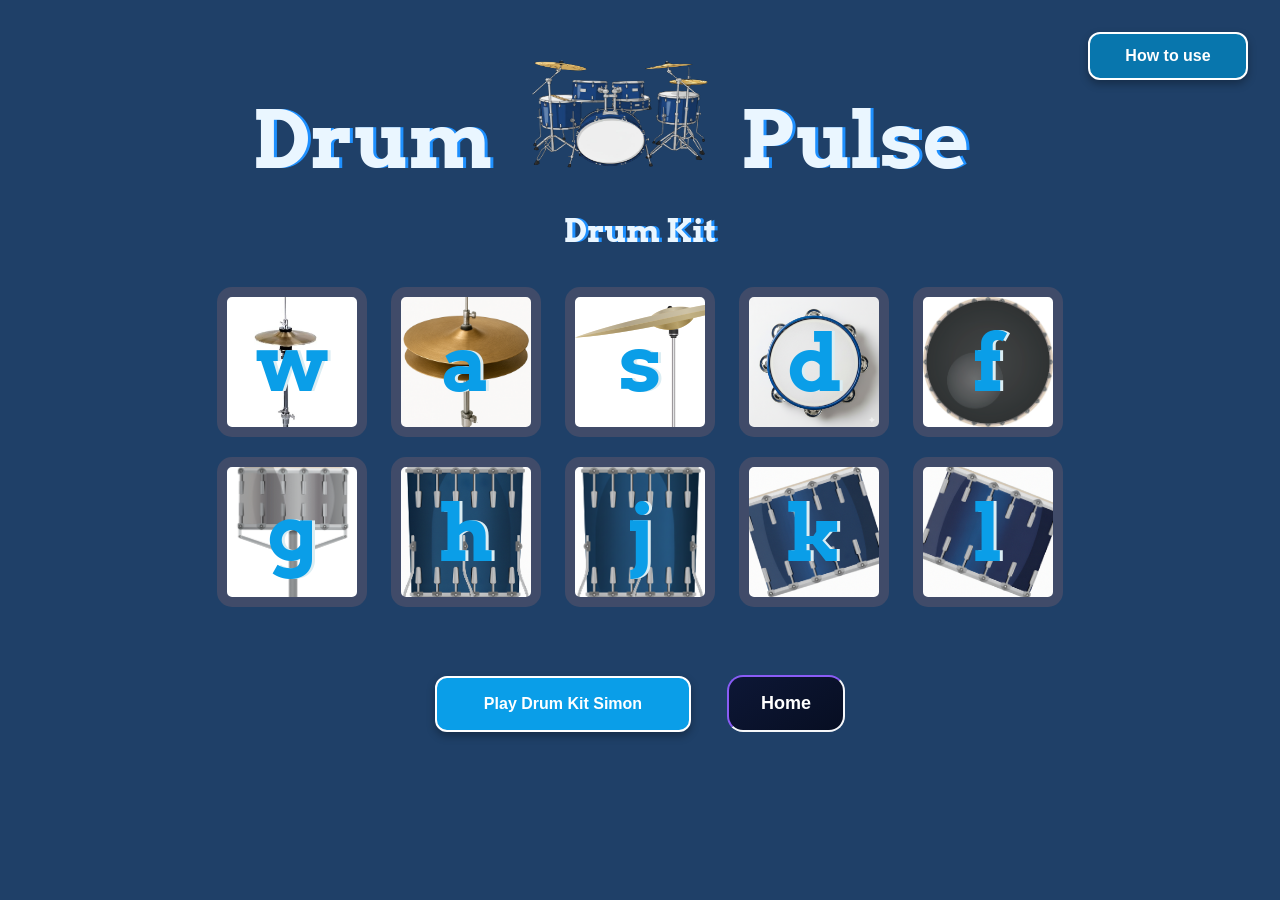
<file: Drum-pulse/index.html>
<!doctype html>
<html lang="en" dir="ltr">
  <head>
    <meta charset="utf-8" />
    <title>Drum Pulse Drum Kit</title>
    <link
      href="https://fonts.googleapis.com/css?family=Arvo"
      rel="stylesheet"
    />
    <link rel="stylesheet" href="styles.css" />
    <meta name="viewport" content="width=device-width, initial-scale=1.0" />
  </head>

  <body>
    <button
      class="how_to_use_btn"
      onclick="location.href = 'bk_how_to_use.html'"
    >
      How to use
    </button>
    <h1 class="title">Drum</h1>
    <img class="logo" src="images/main.png" alt="Drum kit logo" />
    <h1>Pulse</h1>
    <h2>Drum Kit</h2>
    <div class="set">
      <div class="row">
        <button class="l drum">w</button>
        <button class="k drum">a</button>
        <button class="j drum">s</button>
        <button class="h drum">d</button>
        <button class="g drum">f</button>
      </div>
      <div class="row">
        <button class="f drum">g</button>
        <button class="d drum">h</button>
        <button class="s drum">j</button>
        <button class="a drum">k</button>
        <button class="w drum">l</button>
      </div>
    </div>
    <button class="simon_btn" onclick="location.href = 'drumkit_simon.html'">
      Play Drum Kit Simon
    </button>
    <button class="home" onclick="window.location.href = '../index.html'">
      Home
    </button>

    <script src="index.js" charset="utf-8"></script>
  </body>
</html>
</file>
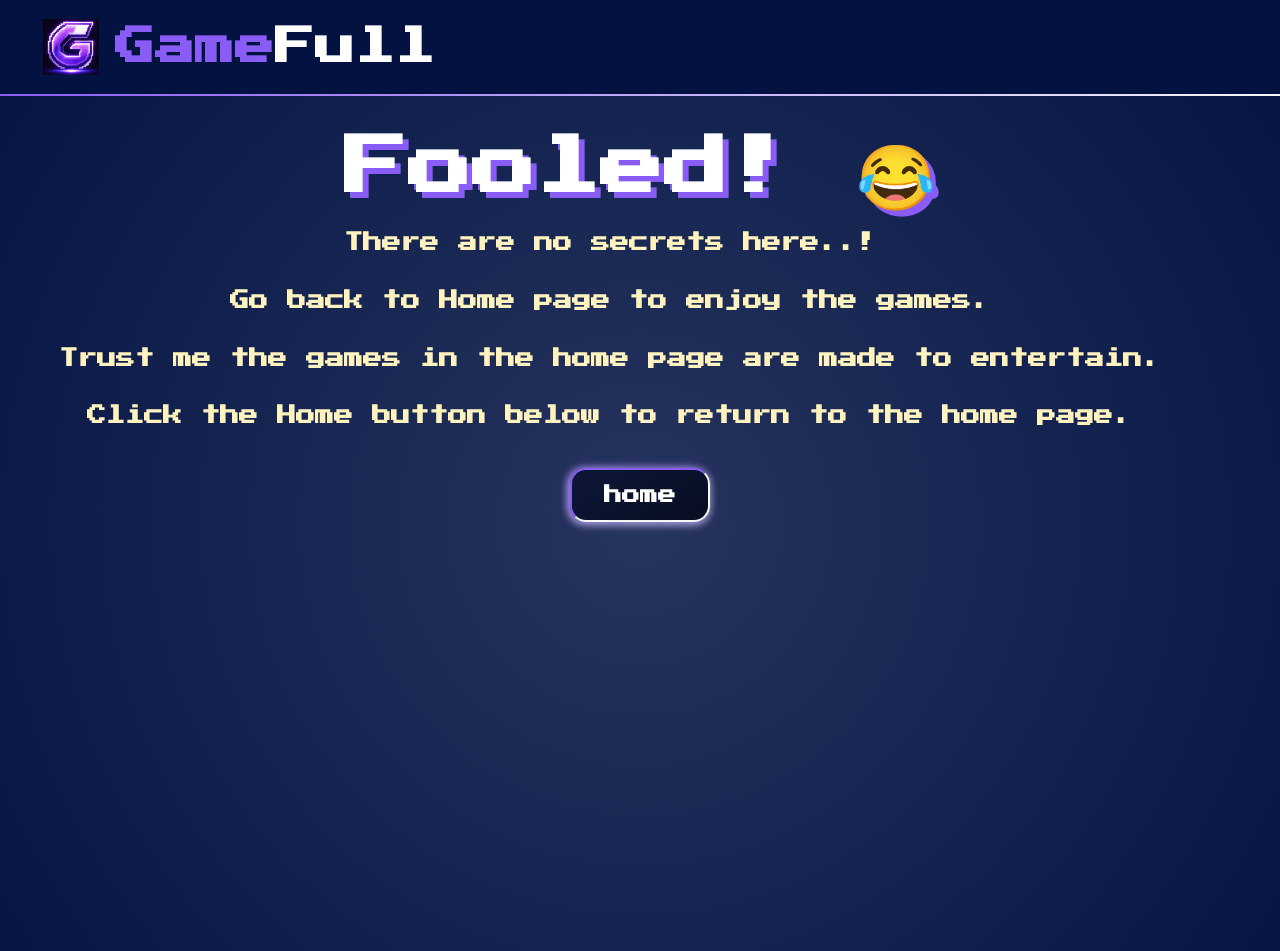
<file: secret/index.html>
<!doctype html>
<html lang="en">
  <head>
    <meta charset="UTF-8" />
    <meta name="viewport" content="width=device-width, initial-scale=1.0" />
    <title>Secret</title>
    <link rel="stylesheet" href="styles.css" />
    <link
      href="https://fonts.googleapis.com/css?family=Press+Start+2P"
      rel="stylesheet"
    />
  </head>
  <body>
    <header>
      <img class="main_logo" src="../images/logo2.png" alt="logo" />
      <div class="title">
        <h1 class="gamo">Game</h1>
        <h1 class="rithm">Full</h1>
      </div>
      <button class="demo-home">Home</button>
    </header>
    <main>
      <div class="main-container">
        <div class="container">
          <h1 class="first-fooled">Fooled! 😂</h1>
          <div class="first-div">
            <h2>There are no secrets here..!</h2>
            <h2>Go back to Home page to enjoy the games.</h2>
            <h2>Trust me the games in the home page are made to entertain.</h2>
            <h2 class="hc-h2">
              Click the Home button below to return to the home page.
            </h2>
          </div>
          <div class="f-d-h-div">
            <button class="first-demo-home">home</button>
          </div>
        </div>
        <h1 class="fooled-again">Fooled again! 😜</h1>
        <div class="second-div">
          <h2>
            The button that redirects you to the home page is at the top right
            of the page, in the header area.
          </h2>
        </div>
        <div class="s-d-h-div">
          <button class="second-demo-home">home</button>
        </div>
        <h1 class="third-fooled">FOOLED THRICE! 🤣</h1>
        <div class="task-div">
          <h2 class="t-d-first-h2">Alright… this is your real challenge.</h2>
          <p>This isn't meant to fool you, it's here to challenge you.</p>

          <div class="instruction-box">
            <p>
              Complete it successfully to unlock your way back to the home page.
            </p>
            <span class="warning-text">(Do not use Browser back button)</span>
          </div>

          <h2 class="method-instruction">
            Use any one of the following 3 methods to find your way back to the
            home page.
          </h2>

          <div class="methods">
            <ol>
              <li>
                <h3>
                  Read the following hint, it will help you find your way back
                  to the home page.
                </h3>
                <p>
                  The path home is sealed. To break the lock, you must first
                  venture to the Source of this secret world.
                </p>
                <p>
                  Once you have seen the inner workings, return here. The
                  identity of this website will grant you passage back home.
                </p>
              </li>
              <li>
                <h3>If you know front-end development, try this method:</h3>
                <p>
                  Inspect this page, then carefully examine the source code of
                  the secret page to find your way back to the home page.
                </p>
              </li>
              <li>
                <h3>Visit the GitHub repository of this web page.</h3>
                <p>
                  Read the README carefully—somewhere within it, it specifies
                  how to return to the home page.
                </p>
                <p>
                  Only use Method 3 if you are unable to find the solution using
                  the two methods above.
                </p>
                <div class="git-div">
                  <h2>
                    Click the button below to visit the GitHub repository for
                    this web page.
                  </h2>
                  <button
                    class="git-btn"
                    onclick="
                      window.open(
                        'https://github.com/vishakhmv/Gamefull',
                        '_blank',
                      )
                    "
                  >
                    GitHub Repo
                  </button>
                </div>
              </li>
            </ol>
          </div>
          <div class="quit-container">
            <p class="quit-text">
              If you want to quit the challenge, you can use the button below.
            </p>
            <button id="quitBtn" class="btn-game-danger">QUIT</button>
          </div>
        </div>
      </div>
      <div class="home-container">
        <div class="math-box">
          <h2 class="math-title">
            The way home is a reward for solving the challenge. You can't leave
            without solving it. So, this is your second and last chance to go
            home. All the best!
          </h2>
          <p class="warning-text">(Do not use Browser back button)</p>
          <p class="math-msg">
            Solve these arithmetic problems to unlock the Home button.
          </p>

          <div class="q-row">
            <span class="q-txt"></span>
            <input type="number" class="math-in" autocomplete="off" />
          </div>

          <div class="q-row">
            <span class="q-txt"></span>
            <input type="number" class="math-in" autocomplete="off" />
          </div>

          <button class="btn-submit">Submit</button>
          <p class="mystery-text"></p>
        </div>

        <div class="reveal-box" style="display: none">
          <p class="home-text">
            You solved the challenge! Use the button below to go back to the
            home page.
          </p>
          <button
            class="home-btn"
            onclick="window.location.href = '../index.html'"
          >
            Home
          </button>
          <p class="skill-text">
            As a reward, we ran a deep scan to uncover your hidden talent.
          </p>

          <button
            id="skill-btn"
            onclick="window.location.href = './skills/index.html'"
          >
            Reveal Secret Skill
          </button>
        </div>
      </div>
      <div class="git-div-2">
        <h2>
          If you have any doubts about solving the challenge, please read the
          README in this website's GitHub repository.<br /><br />
          Click the button below to visit the GitHub repository for this web
          page.
        </h2>
        <button
          class="git-btn-2"
          onclick="
            window.open('https://github.com/vishakhmv/Gamefull', '_blank')
          "
        >
          GitHub Repo
        </button>
      </div>
      <div id="quit-overlay">
        <div id="quit-box">
          <p>Are you sure you want to quit?</p>
          <button id="btn-yes">YES</button>
          <button id="btn-no">NO</button>
        </div>
      </div>
    </main>
    <script src="index.js"></script>
  </body>
</html>
</file>
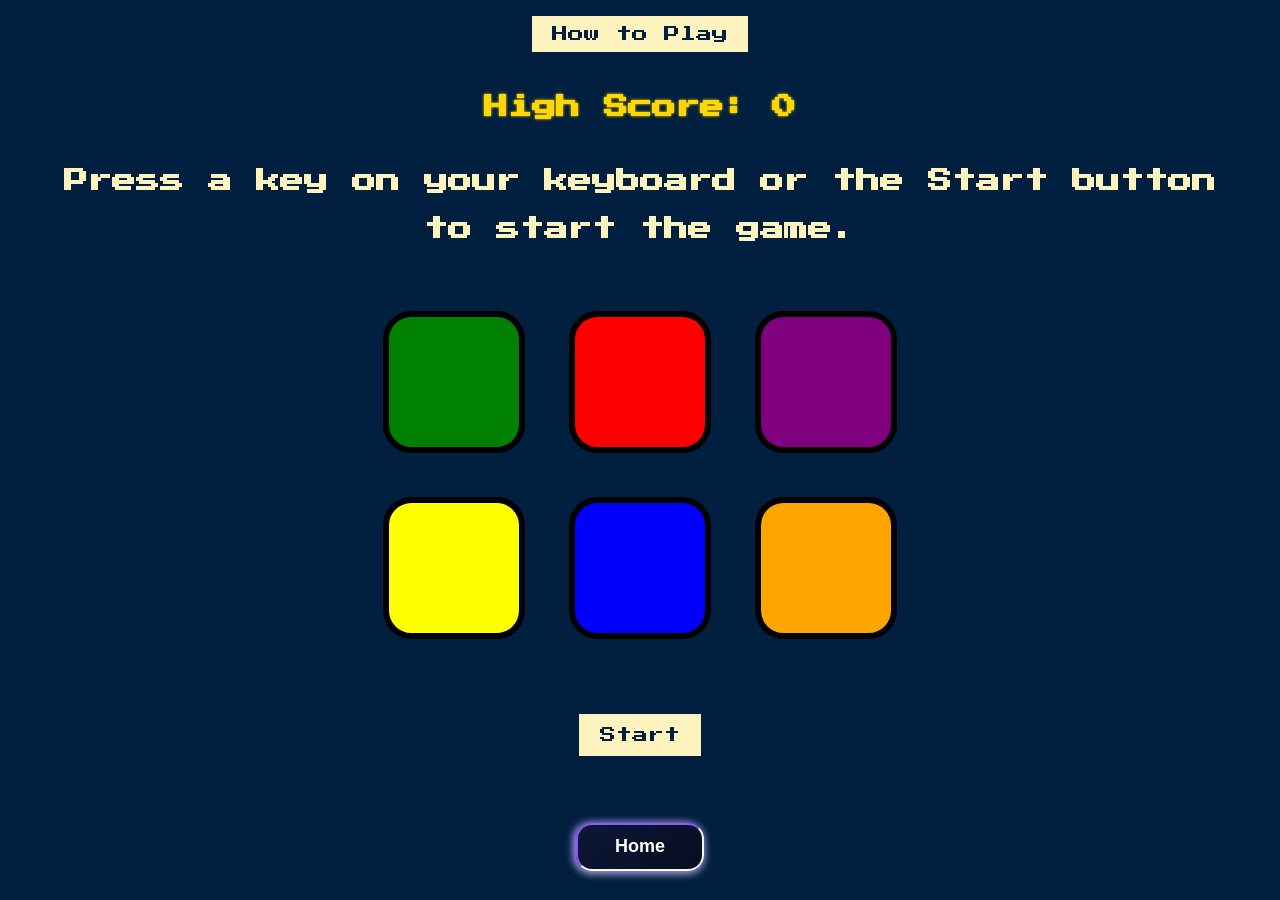
<file: simon-master/index.html>
<!doctype html>
<html lang="en" dir="ltr">
  <head>
    <meta charset="utf-8" />
    <title>Simon</title>
    <link rel="stylesheet" href="styles.css" />
    <link
      href="https://fonts.googleapis.com/css?family=Press+Start+2P"
      rel="stylesheet"
    />
  </head>

  <body>
    <a href="instructions.html" id="how-to-play-btn">How to Play</a>

    <h2 id="highscore">High Score: 0</h2>
    <h1 id="level-title">
      Press a key on your keyboard or the Start button to start the game.
    </h1>
    <div class="container">
      <div class="row">
        <div type="button" id="green" class="btn green"></div>

        <div type="button" id="red" class="btn red"></div>
        <div type="button" id="purple" class="btn purple"></div>
      </div>

      <div class="row">
        <div type="button" id="yellow" class="btn yellow"></div>
        <div type="button" id="blue" class="btn blue"></div>
        <div type="button" id="orange" class="btn orange"></div>
      </div>
    </div>
    <div class="btns">
      <button class="start">Start</button>
      <button class="home" onclick="window.location.href = '../index.html'">
        Home
      </button>
    </div>
    <script src="https://code.jquery.com/jquery-3.6.0.min.js"></script>

    <script src="game.js" charset="utf-8"></script>
  </body>
</html>
</file>
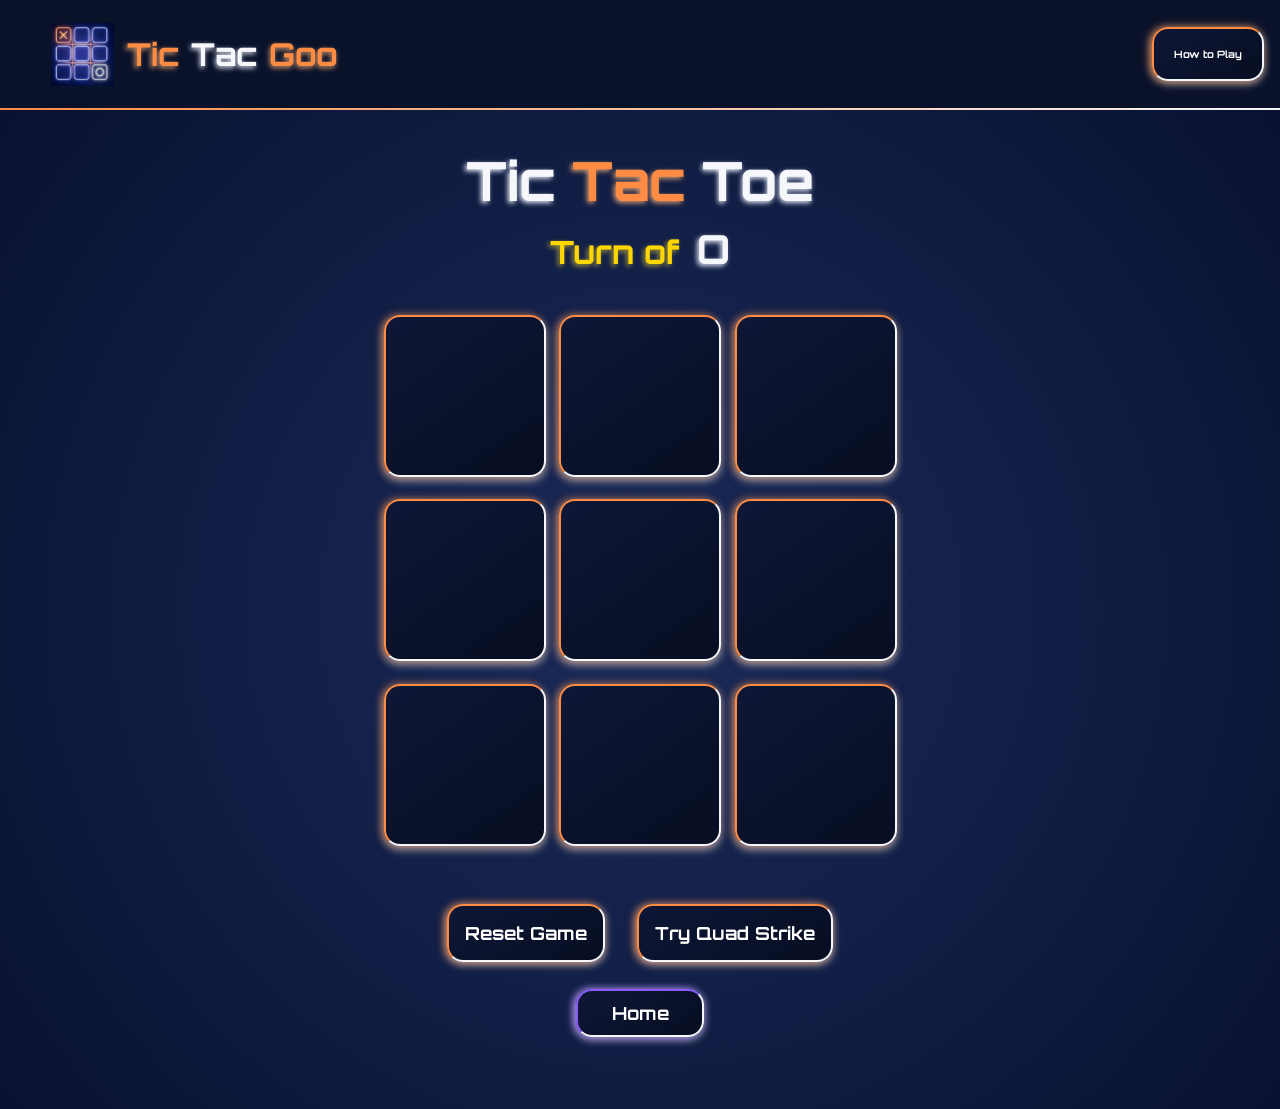
<file: Tic-Tac/index.html>
<!doctype html>
<html lang="en">
  <head>
    <meta charset="UTF-8" />
    <meta name="viewport" content="width=device-width, initial-scale=1.0" />
    <title>Tic Tac Toe</title>
    <link rel="stylesheet" href="index-styles.css" />
  </head>
  <body>
    <header>
      <img class="logo" src="images/logo.png" alt="logo" />
      <h1 class="orange-h name">Tic</h1>
      <h1 class="white-h name">Tac</h1>
      <h1 class="orange-h name">Goo</h1>
      <h1 class="main-heading white-h starting-main-heading">Tic</h1>
      <h1 class="main-heading orange-h">Tac</h1>
      <h1 class="main-heading white-h">Toe</h1>
      <button
        id="htp-btn"
        onclick="window.location.href = 'index-how-to-play.html'"
      >
        How to Play
      </button>
    </header>

    <main>
      <span>
        <h1 class="main-heading2 white-h">Tic</h1>
        <h1 class="main-heading2 orange-h">Tac</h1>
        <h1 class="main-heading2 white-h">Toe</h1>
      </span>
      <h1 class="turn">Turn of</h1>
      <h1 class="x-or-o white">O</h1>

      <div class="container">
        <div class="game">
          <button class="box"></button>
          <button class="box"></button>
          <button class="box"></button>
          <button class="box"></button>
          <button class="box"></button>
          <button class="box"></button>
          <button class="box"></button>
          <button class="box"></button>
          <button class="box"></button>
        </div>
      </div>
      <div class="last-btn">
        <button class="last-btns" id="reset-btn">Reset Game</button>
        <button
          class="last-btns"
          onclick="window.location.href = 'tristrike.html'"
        >
          Try Quad Strike
        </button>
      </div>
      <button class="home" onclick="window.location.href = '../index.html'">
        Home
      </button>
    </main>
    <script src="index-js.js"></script>
  </body>
</html>
</file>
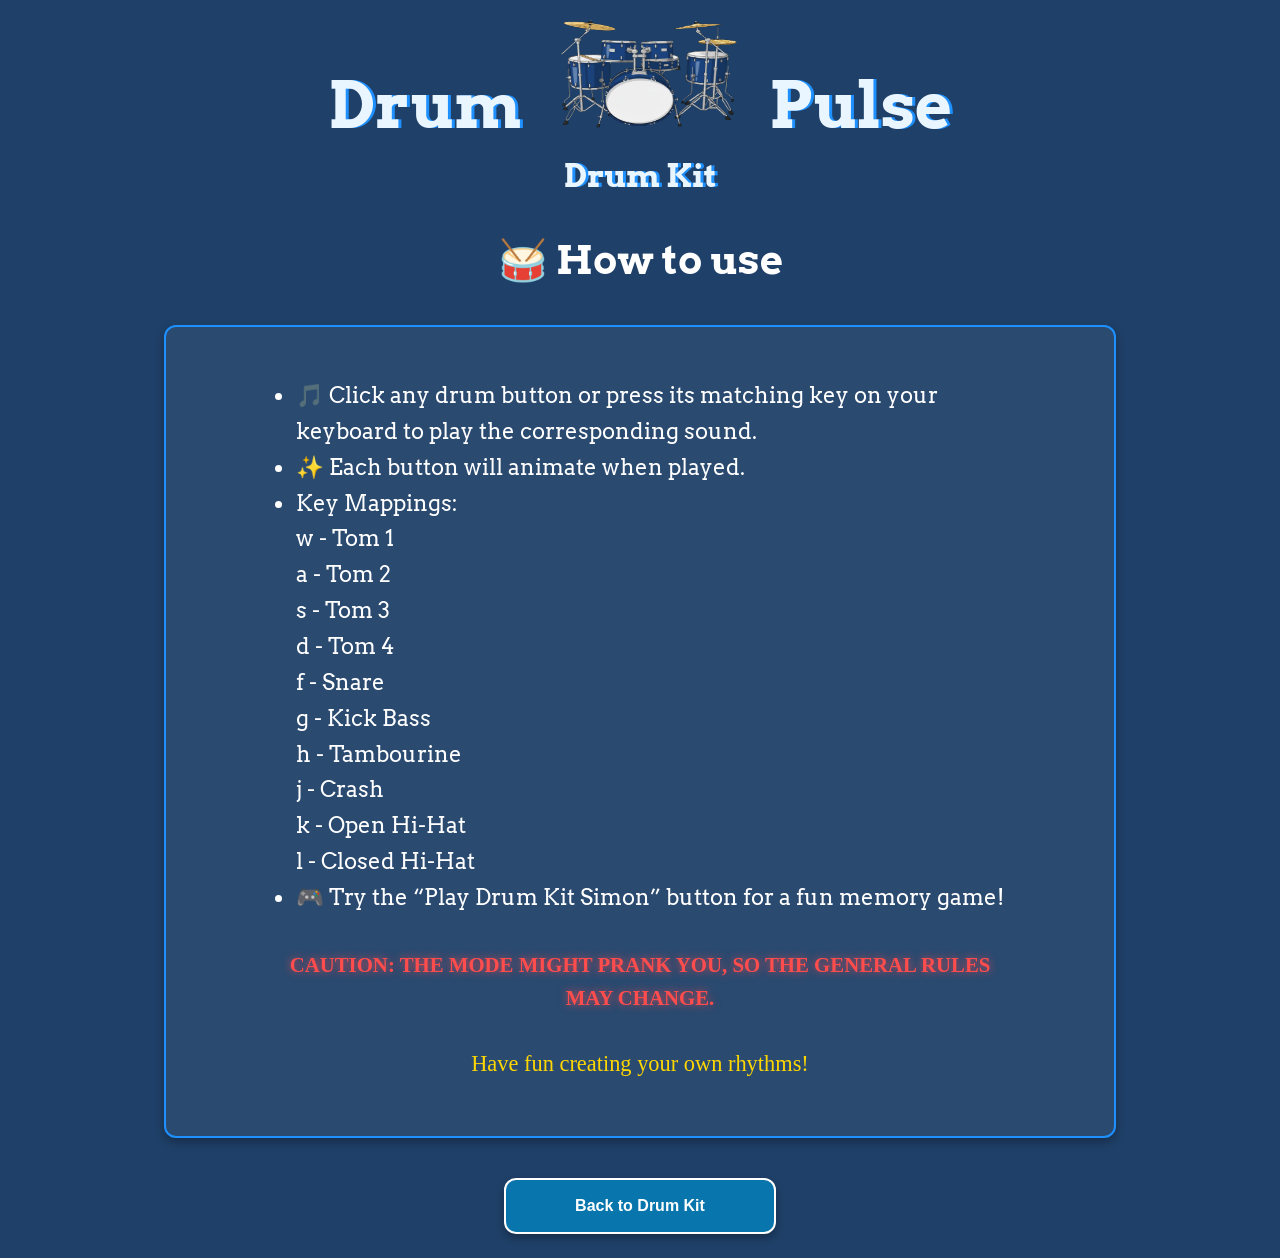
<file: Drum-pulse/bk_how_to_use.html>
<!doctype html>
<html lang="en">
  <head>
    <meta charset="UTF-8" />
    <title>Drum Pulse</title>
    <link
      href="https://fonts.googleapis.com/css?family=Arvo"
      rel="stylesheet"
    />
    <link rel="stylesheet" href="bk_how_to_use.css" />
    <meta name="viewport" content="width=device-width, initial-scale=1.0" />
  </head>
  <body>
    <div class="heading">
      <h1 class="title">Drum</h1>
      <img class="logo" src="images/main.png" alt="Drum kit logo" />
      <h1 class="title">Pulse</h1>
      <h2>Drum Kit</h2>
      <h3>🥁 How to use</h3>
    </div>
    <div class="instructions">
      <ul>
        <li>
          🎵 Click any drum button or press its matching key on your keyboard to
          play the corresponding sound.
        </li>
        <li>✨ Each button will animate when played.</li>
        <li>
          Key Mappings:<br />
          w - Tom 1<br />
          a - Tom 2<br />
          s - Tom 3<br />
          d - Tom 4<br />
          f - Snare<br />
          g - Kick Bass<br />
          h - Tambourine<br />
          j - Crash<br />
          k - Open Hi-Hat<br />
          l - Closed Hi-Hat
        </li>
        <li>🎮 Try the “Play Drum Kit Simon” button for a fun memory game!</li>
      </ul>
      <h4 class="caution">
        Caution: The mode might prank you, so the general rules may change.
      </h4>

      <p class="yellow-text">Have fun creating your own rhythms!</p>
    </div>

    <div class="last_div">
      <button class="back_btn" onclick="location.href = 'index.html'">
        Back to Drum Kit
      </button>
    </div>
  </body>
</html>
</file>
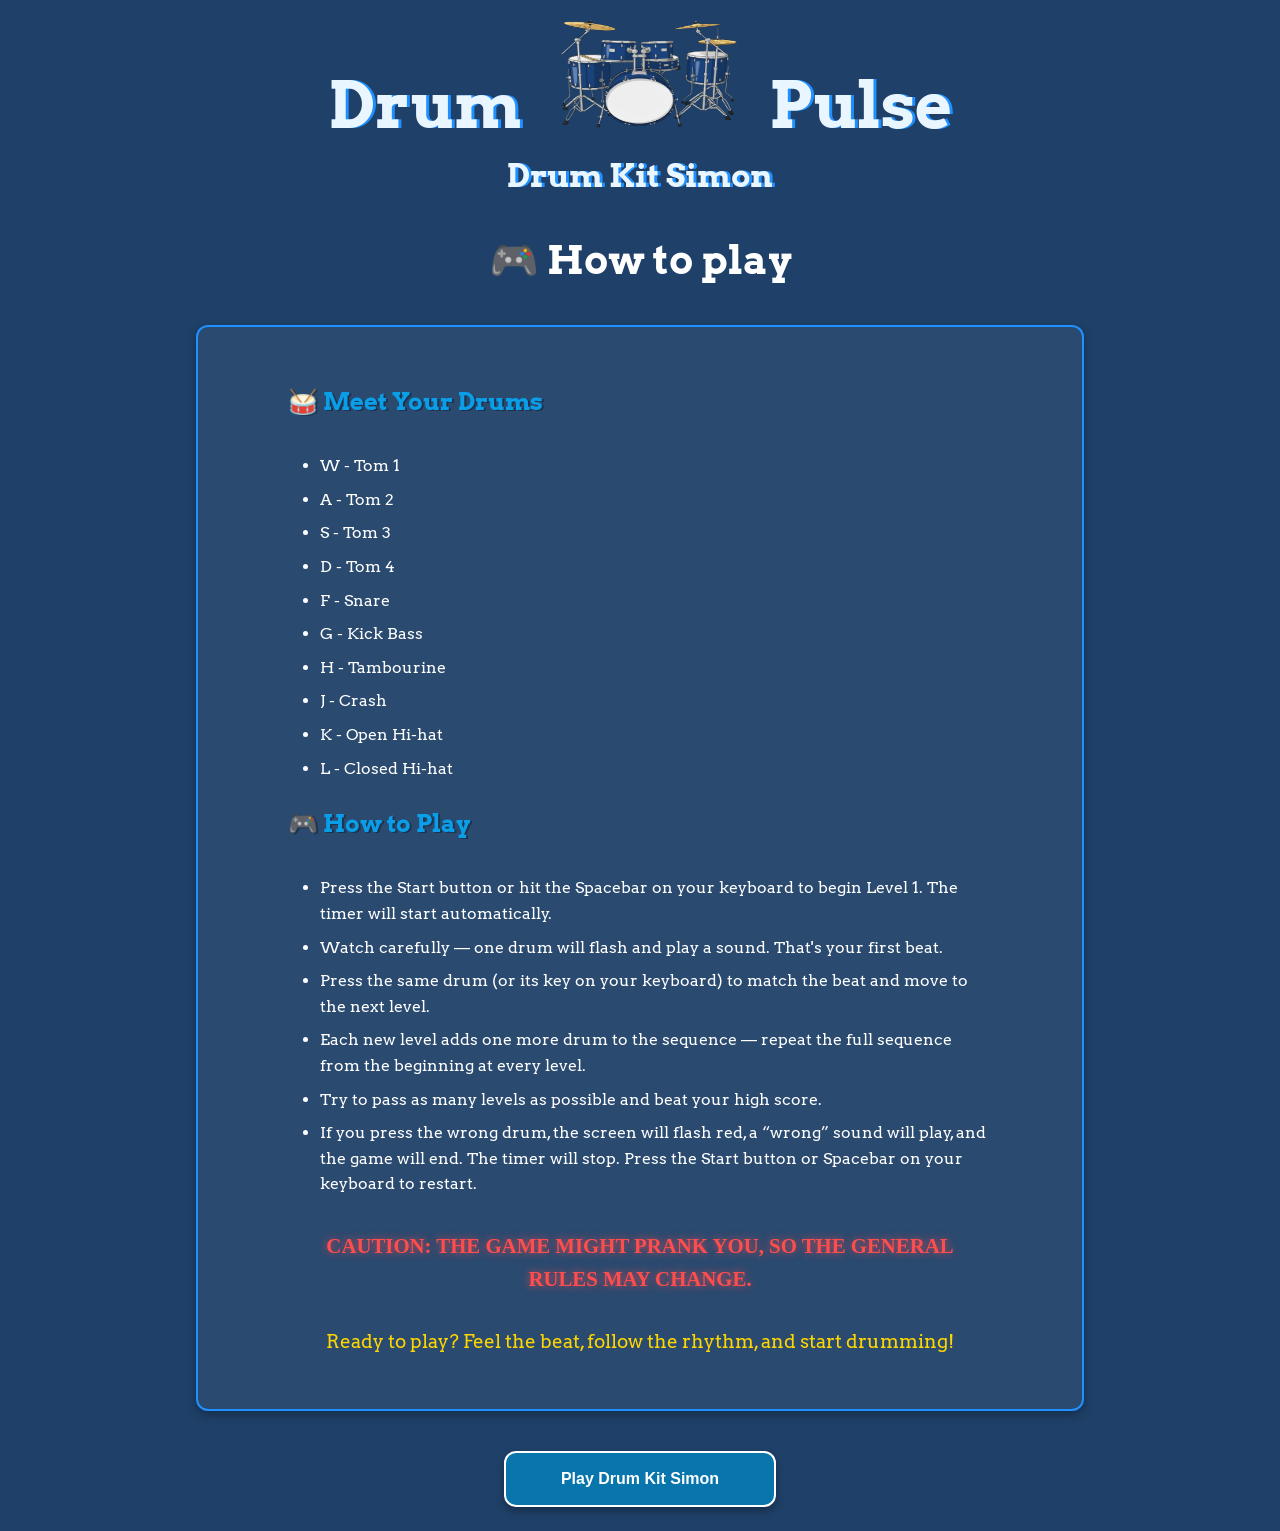
<file: Drum-pulse/dks_how_to_play.html>
<!doctype html>
<html lang="en">
  <head>
    <meta charset="UTF-8" />
    <title>Drum Pulse</title>
    <link
      href="https://fonts.googleapis.com/css?family=Arvo"
      rel="stylesheet"
    />
    <link rel="stylesheet" href="dks_how_to_play.css" />
    <meta name="viewport" content="width=device-width, initial-scale=1.0" />
  </head>
  <body>
    <div class="heading">
      <h1 class="title">Drum</h1>
      <img class="logo" src="images/main.png" alt="Drum kit logo" />
      <h1 class="title">Pulse</h1>
      <h2>Drum Kit Simon</h2>
      <h3>🎮 How to play</h3>
    </div>
    <div class="instructions">
      <h4>🥁 Meet Your Drums</h4>
      <ul>
        <li>W - Tom 1</li>
        <li>A - Tom 2</li>
        <li>S - Tom 3</li>
        <li>D - Tom 4</li>
        <li>F - Snare</li>
        <li>G - Kick Bass</li>
        <li>H - Tambourine</li>
        <li>J - Crash</li>
        <li>K - Open Hi-hat</li>
        <li>L - Closed Hi-hat</li>
      </ul>

      <h4>🎮 How to Play</h4>
      <ul>
        <li>
          Press the Start button or hit the Spacebar on your keyboard to begin
          Level 1. The timer will start automatically.
        </li>
        <li>
          Watch carefully — one drum will flash and play a sound. That's your
          first beat.
        </li>
        <li>
          Press the same drum (or its key on your keyboard) to match the beat
          and move to the next level.
        </li>
        <li>
          Each new level adds one more drum to the sequence — repeat the full
          sequence from the beginning at every level.
        </li>
        <li>
          Try to pass as many levels as possible and beat your high score.
        </li>
        <li>
          If you press the wrong drum, the screen will flash red, a “wrong”
          sound will play, and the game will end. The timer will stop. Press the
          Start button or Spacebar on your keyboard to restart.
        </li>
      </ul>
      <h5 class="caution">
        Caution: The Game might prank you, so the general rules may change.
      </h5>
      <p class="para">
        Ready to play? Feel the beat, follow the rhythm, and start drumming!
      </p>
    </div>

    <div class="last_div">
      <button class="back-btn" onclick="location.href = 'drumkit_simon.html'">
        Play Drum Kit Simon
      </button>
    </div>
  </body>
</html>
</file>
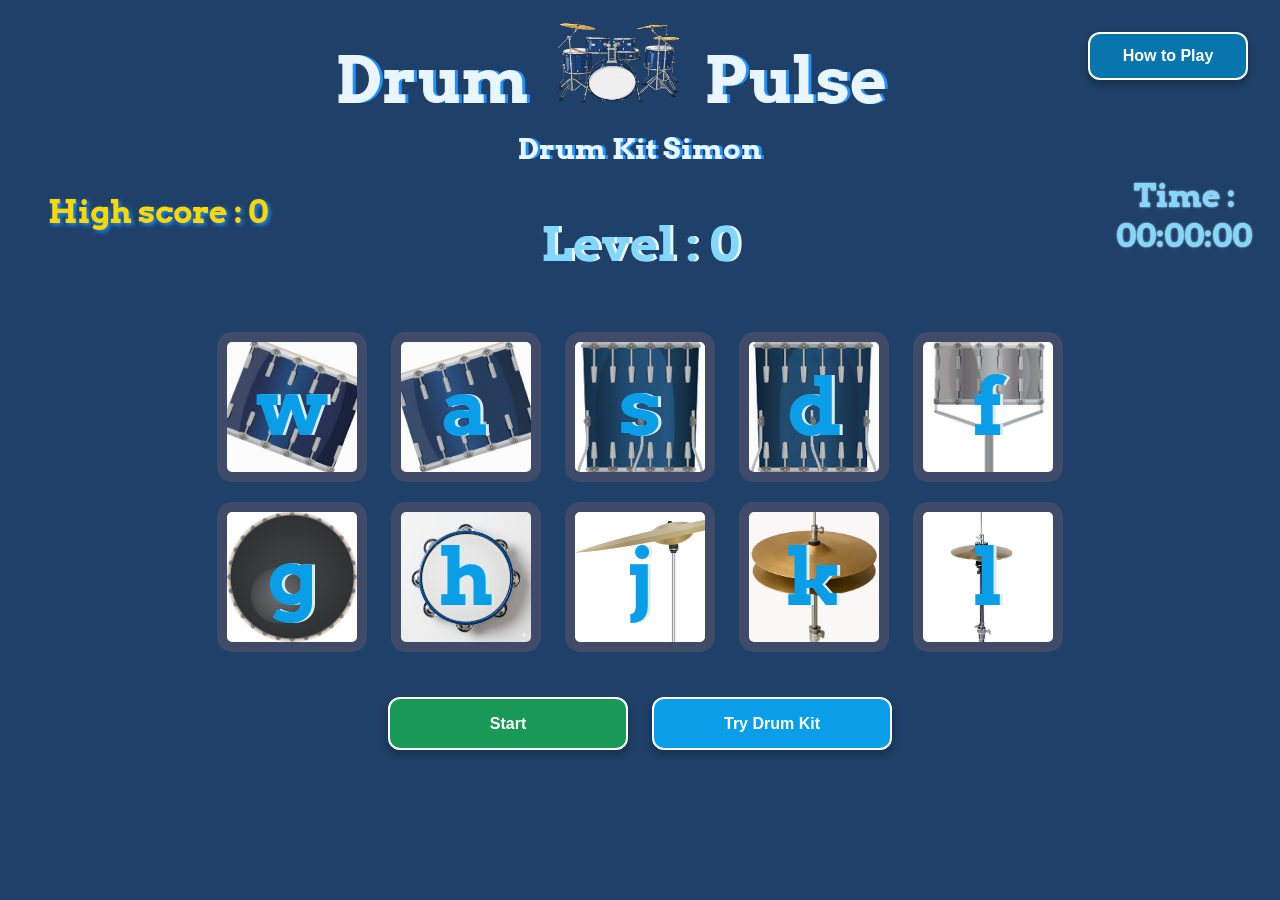
<file: Drum-pulse/drumkit_simon.html>
<!DOCTYPE html>
<html lang="en" dir="ltr">

<head>
  <meta charset="utf-8">
  <title>Drum Pulse Drum Kit Simon</title>
  <link href="https://fonts.googleapis.com/css?family=Arvo" rel="stylesheet">
  <link rel="stylesheet" href="drumkit_simon.css">
  <meta name="viewport" content="width=device-width, initial-scale=1.0">
</head>

<body>
  <button class="how_to_use_btn" onclick="location.href='dks_how_to_play.html'">How to Play</button>
  <h1 class="title">Drum</h1><img class="logo" src="images/main.png" alt="Drum kit logo"><h1>Pulse</h1>
  <h2>Drum Kit Simon</h2>
  <h3 class="highScore">High score : 0</h3>
  <h3 class="level">Level : 0</h3>
  <h3 class="time">Time : 00:00:00</h3>
  <div class="set">
  <div class="row">
    <button class="w drum" id="tom-1">w</button>
    <button class="a drum" id="tom-2">a</button>
    <button class="s drum" id="tom-3">s</button>
    <button class="d drum" id="tom-4">d</button>
    <button class="f drum" id="snare">f</button>
  </div>
  <div class="row">
    <button class="g drum" id="kick-bass">g</button>
    <button class="h drum" id="tambourine">h</button>
    <button class="j drum" id="crash">j</button>
    <button class="k drum" id="open">k</button>
    <button class="l drum" id="closed">l</button>
  </div>
  </div>
  <button class="start">Start</button>
  <button class="drumkit_btn" onclick="location.href='index.html'">Try Drum Kit</button>
  <script src="https://code.jquery.com/jquery-3.6.0.min.js"></script>
  <script src="drumkit_simon.js" charset="utf-8"></script>
</body>

</html>
</file>
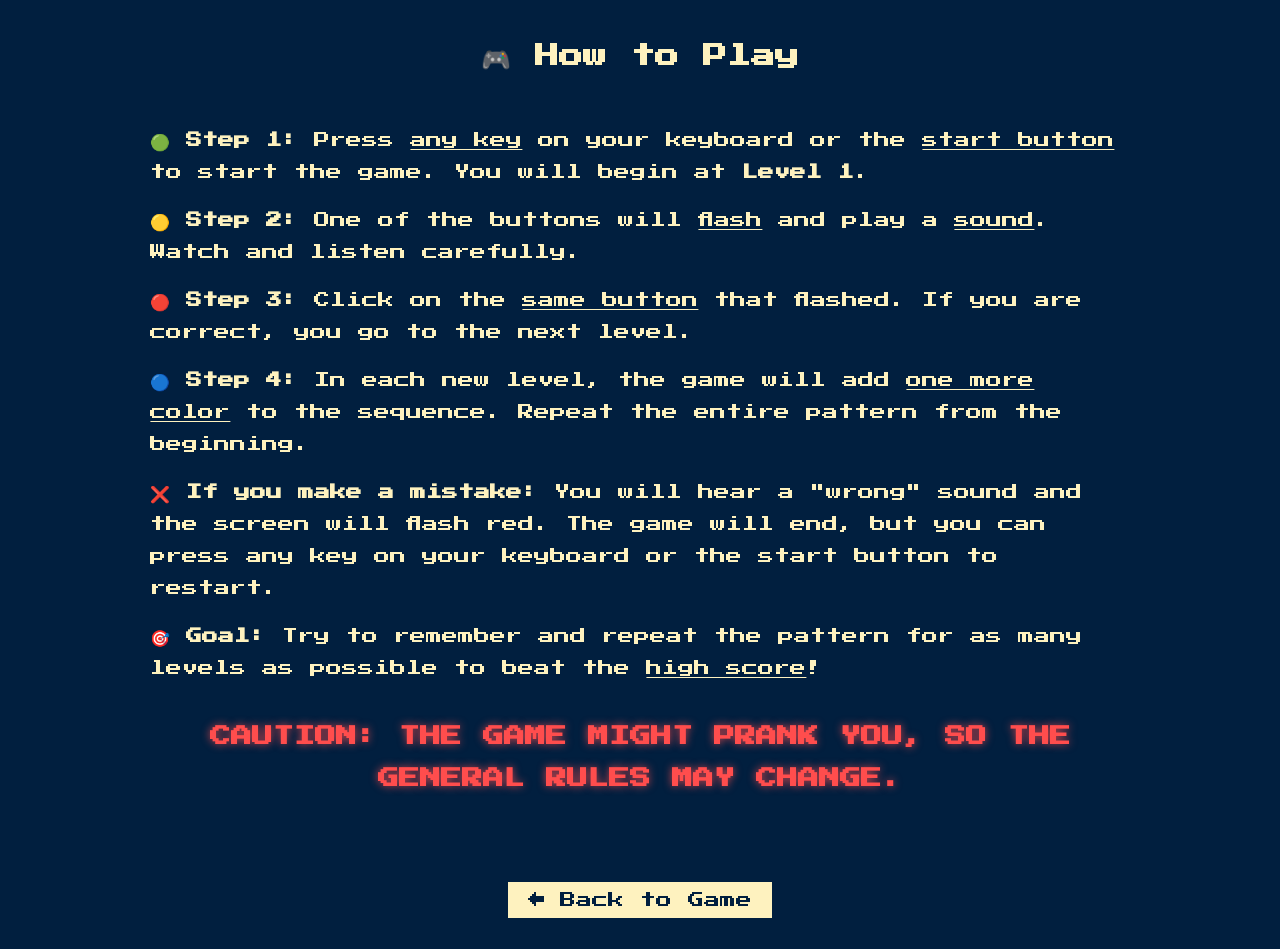
<file: simon-master/instructions.html>
<!doctype html>
<html lang="en">
  <head>
    <meta charset="UTF-8" />
    <title>How to Play - Simon Game</title>
    <link rel="stylesheet" href="istyles.css" />
    <link
      href="https://fonts.googleapis.com/css?family=Press+Start+2P"
      rel="stylesheet"
    />
  </head>
  <body>
    <h1
      style="
        color: #fef2bf;
        font-family: &quot;Press Start 2P&quot;, cursive;
        font-size: 1.5rem;
      "
    >
      🎮 How to Play
    </h1>

    <div class="instructions">
      <p>
        <strong>🟢 Step 1:</strong> Press <u>any key</u> on your keyboard or the
        <u>start button</u> to start the game. You will begin at
        <strong>Level 1</strong>.
      </p>

      <p>
        <strong>🟡 Step 2:</strong> One of the buttons will <u>flash</u> and
        play a <u>sound</u>. Watch and listen carefully.
      </p>

      <p>
        <strong>🔴 Step 3:</strong> Click on the <u>same button</u> that
        flashed. If you are correct, you go to the next level.
      </p>

      <p>
        <strong>🔵 Step 4:</strong> In each new level, the game will add
        <u>one more color</u> to the sequence. Repeat the entire pattern from
        the beginning.
      </p>

      <p>
        <strong>❌ If you make a mistake:</strong> You will hear a "wrong" sound
        and the screen will flash red. The game will end, but you can press any
        key on your keyboard or the start button to restart.
      </p>

      <p>
        <strong>🎯 Goal:</strong> Try to remember and repeat the pattern for as
        many levels as possible to beat the <u>high score</u>!
      </p>
      <h4 class="caution">
        Caution: The game might prank you, so the general rules may change.
      </h4>
    </div>

    <a href="index.html" id="back-btn">← Back to Game</a>
  </body>
</html>
</file>
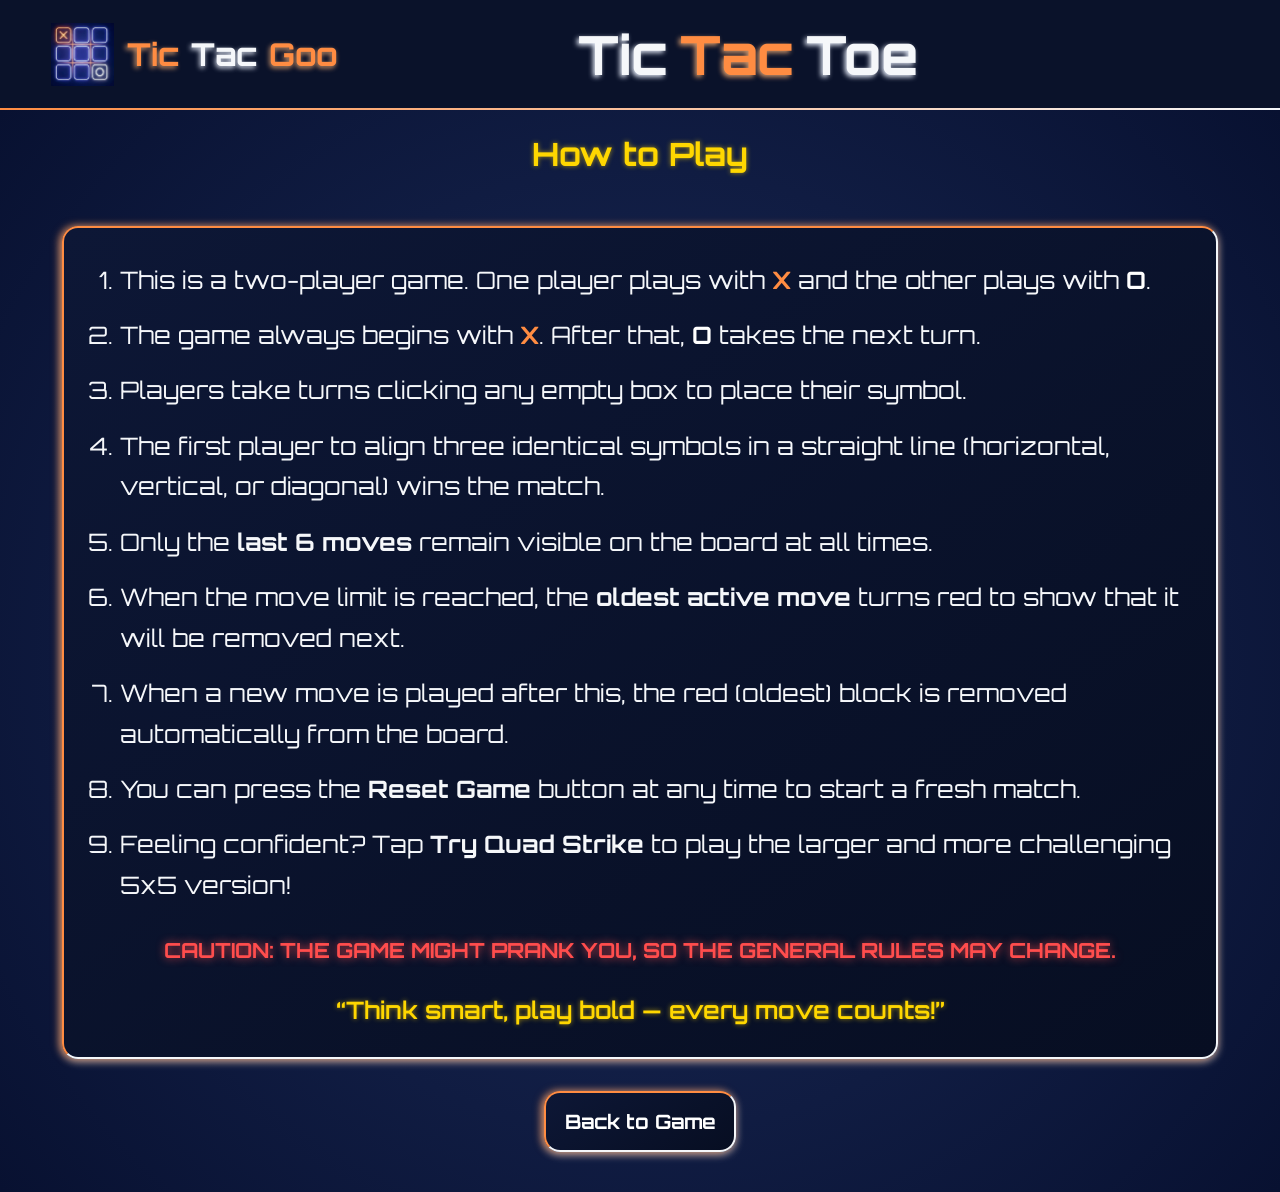
<file: Tic-Tac/index-how-to-play.html>
<!doctype html>
<html lang="en">
  <head>
    <meta charset="UTF-8" />
    <meta name="viewport" content="width=device-width, initial-scale=1.0" />
    <title>Tic Tac Toe</title>
    <link rel="stylesheet" href="index-how-to-play.css" />
  </head>
  <body>
    <header>
      <img class="logo" src="images/logo.png" alt="logo" />
      <h1 class="orange-h name">Tic</h1>
      <h1 class="white-h name">Tac</h1>
      <h1 class="orange-h name">Goo</h1>
      <h1 class="main-heading white-h starting-main-heading">Tic</h1>
      <h1 class="main-heading orange-h">Tac</h1>
      <h1 class="main-heading white-h">Toe</h1>
    </header>

    <main>
      <h2 class="how-to-title">How to Play</h2>
      <div class="container">
        <ol class="how-to-list">
          <li>
            This is a two-player game. One player plays with
            <span class="x">X</span> and the other plays with
            <span class="o">O</span>.
          </li>

          <li>
            The game always begins with <span class="x">X</span>. After that,
            <span class="o">O</span> takes the next turn.
          </li>

          <li>
            Players take turns clicking any empty box to place their symbol.
          </li>

          <li>
            The first player to align three identical symbols in a straight line
            (horizontal, vertical, or diagonal) wins the match.
          </li>

          <li>
            Only the <strong>last 6 moves</strong> remain visible on the board
            at all times.
          </li>

          <li>
            When the move limit is reached, the
            <strong>oldest active move</strong>
            turns red to show that it will be removed next.
          </li>

          <li>
            When a new move is played after this, the red (oldest) block is
            removed automatically from the board.
          </li>

          <li>
            You can press the <strong>Reset Game</strong> button at any time to
            start a fresh match.
          </li>

          <li>
            Feeling confident? Tap <strong>Try Quad Strike</strong> to play the
            larger and more challenging 5x5 version!
          </li>
        </ol>
        <h4 class="caution">
          Caution: The game might prank you, so the general rules may change.
        </h4>

        <p class="quote">
          <span>“Think smart, play bold — every move counts!”</span>
        </p>
      </div>
      <div class="back-btn-container">
        <button class="back-btn" onclick="window.location.href = 'index.html'">
          Back to Game
        </button>
      </div>
    </main>
  </body>
</html>
</file>
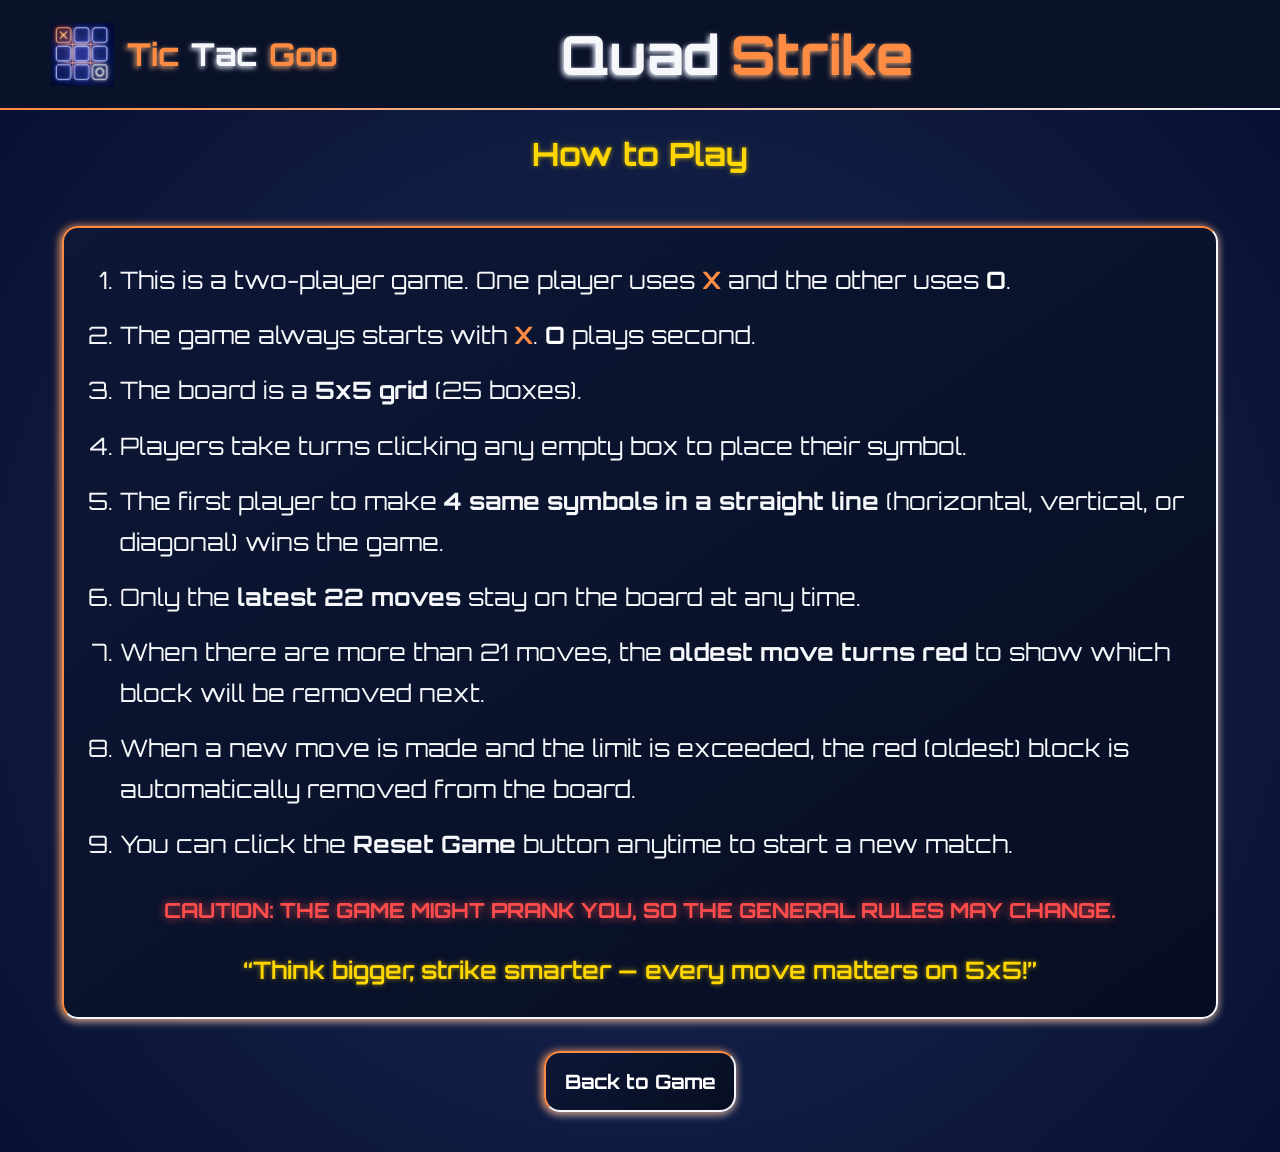
<file: Tic-Tac/tristrike-htp.html>
<!doctype html>
<html lang="en">
  <head>
    <meta charset="UTF-8" />
    <meta name="viewport" content="width=device-width, initial-scale=1.0" />
    <title>Tic Tac Toe</title>
    <link rel="stylesheet" href="tristrike-htp.css" />
  </head>
  <body>
    <header>
      <img class="logo" src="images/logo.png" alt="logo" />
      <h1 class="orange-h name">Tic</h1>
      <h1 class="white-h name">Tac</h1>
      <h1 class="orange-h name">Goo</h1>
      <h1 class="main-heading white-h starting-main-heading">Quad</h1>
      <h1 class="main-heading orange-h">Strike</h1>
    </header>

    <main>
      <h2 class="how-to-title">How to Play</h2>
      <div class="container">
        <ol class="how-to-list">
          <li>
            This is a two-player game. One player uses
            <span class="x">X</span> and the other uses
            <span class="o">O</span>.
          </li>

          <li>
            The game always starts with <span class="x">X</span>.
            <span class="o">O</span> plays second.
          </li>

          <li>The board is a <strong>5x5 grid</strong> (25 boxes).</li>

          <li>
            Players take turns clicking any empty box to place their symbol.
          </li>

          <li>
            The first player to make
            <strong>4 same symbols in a straight line</strong>
            (horizontal, vertical, or diagonal) wins the game.
          </li>

          <li>
            Only the <strong>latest 22 moves</strong> stay on the board at any
            time.
          </li>

          <li>
            When there are more than 21 moves, the
            <strong>oldest move turns red</strong> to show which block will be
            removed next.
          </li>

          <li>
            When a new move is made and the limit is exceeded, the red (oldest)
            block is automatically removed from the board.
          </li>

          <li>
            You can click the <strong>Reset Game</strong> button anytime to
            start a new match.
          </li>
        </ol>

        <h4 class="caution">
          Caution: The game might prank you, so the general rules may change.
        </h4>

        <p class="quote">
          <span
            >“Think bigger, strike smarter — every move matters on 5x5!”</span
          >
        </p>
      </div>

      <div class="back-btn-container">
        <button
          class="back-btn"
          onclick="window.location.href = 'tristrike.html'"
        >
          Back to Game
        </button>
      </div>
    </main>
  </body>
</html>
</file>
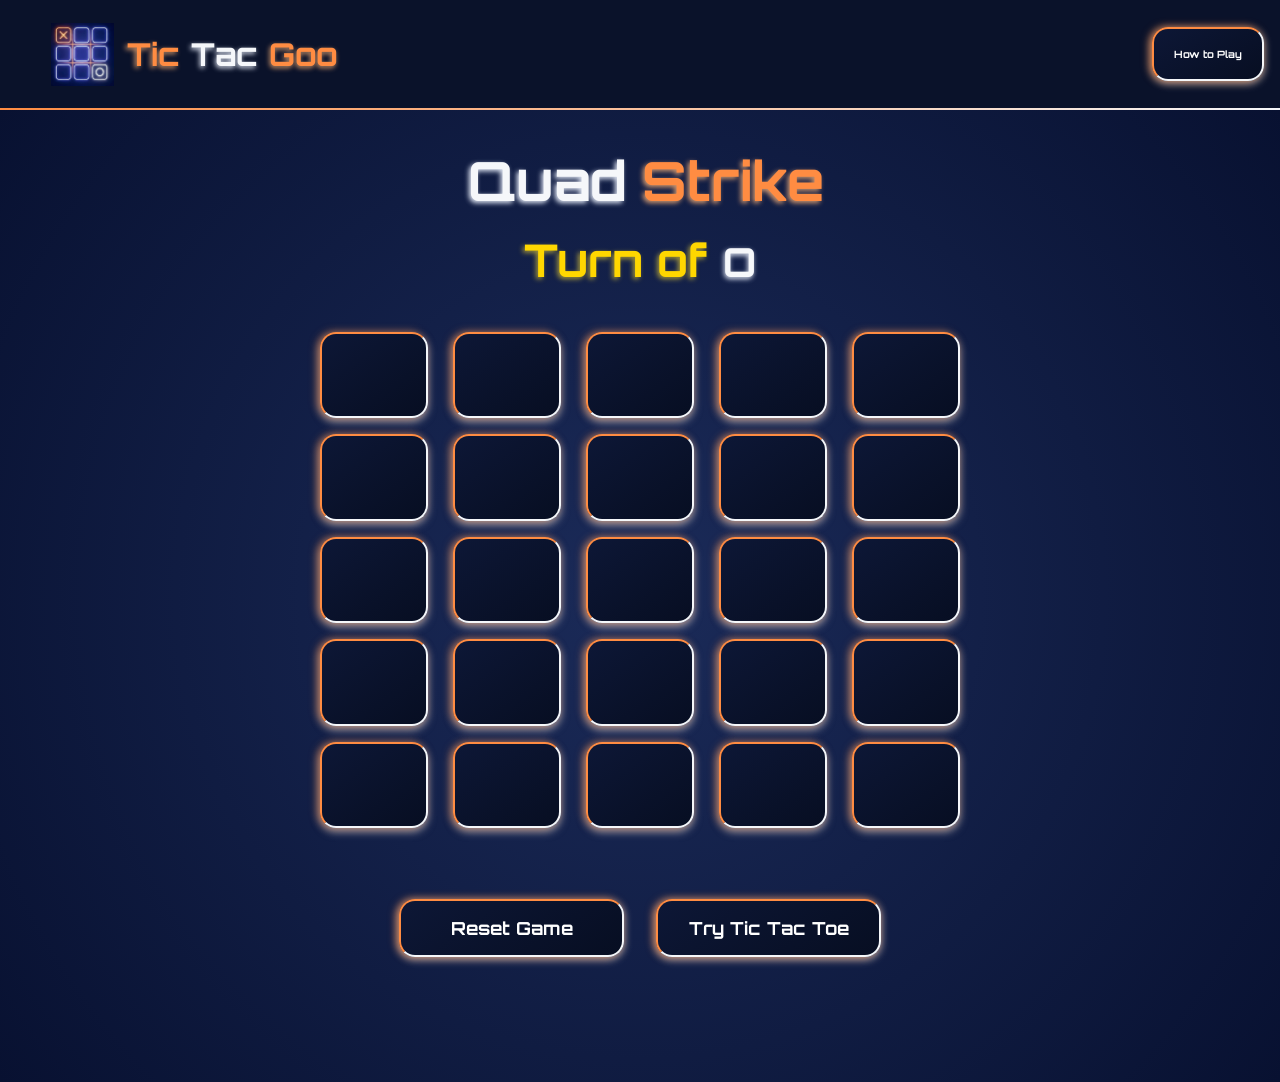
<file: Tic-Tac/tristrike.html>
<!DOCTYPE html>
<html lang="en">
  <head>
    <meta charset="UTF-8" />
    <meta name="viewport" content="width=device-width, initial-scale=1.0" />
    <title>Tic Tac Goo</title>
    <link rel="stylesheet" href="tristrike.css" />
  </head>
  <body>
    <header>
      <img class="logo" src="images/logo.png" alt="logo" />
      <h1 class="orange-h name">Tic</h1>
      <h1 class="white-h name">Tac</h1>
      <h1 class="orange-h name">Goo</h1>
      <h1 class="main-heading white-h starting-main-heading">Quad</h1>
      <h1 class="main-heading orange-h">Strike</h1>
      <button id="htp-btn" onclick="window.location.href='tristrike-htp.html'">
        How to Play
      </button>
    </header>

    <main>
      <span>
        <h1 class="main-heading2 white-h">Quad</h1>
        <h1 class="main-heading2 orange-h">Strike</h1>
      </span>
      <h1 class="turn">Turn of</h1>
      <h1 class="x-or-o white">O</h1>

      <div class="container">
        <div class="game">
          <div class="row">
            <button class="box"></button>
            <button class="box"></button>
            <button class="box"></button>
            <button class="box"></button>
            <button class="box"></button>
          </div>
          <div class="row">
            <button class="box"></button>
            <button class="box"></button>
            <button class="box"></button>
            <button class="box"></button>
            <button class="box"></button>
          </div>
          <div class="row">
            <button class="box"></button>
            <button class="box"></button>
            <button class="box"></button>
            <button class="box"></button>
            <button class="box"></button>
          </div>
          <div class="row">
            <button class="box"></button>
            <button class="box"></button>
            <button class="box"></button>
            <button class="box"></button>
            <button class="box"></button>
          </div>
          <div class="row">
            <button class="box"></button>
            <button class="box"></button>
            <button class="box"></button>
            <button class="box"></button>
            <button class="box"></button>
          </div>
        </div>
      </div>
      <div class="last-btn">
        <button class="last-btns" id="reset-btn">Reset Game</button>
        <button class="last-btns" onclick="window.location.href='index.html'">
          Try Tic Tac Toe
        </button>
      </div>
    </main>

    <script src="tristrike.js"></script>
  </body>
</html>
</file>
<file: Drum-pulse/styles.css>
body {
  text-align: center;
  margin: 0px;
  background-color: #1f4068;
}

.how_to_use_btn {
  height: 3rem;
  width: 10rem;
  border-radius: 12px;
  background-color: #0876ad;
  float: right;
  border: 2px solid white;
  margin: 2rem;
  color: white;
  font-size: 1rem;
  font-weight: 600;
  box-shadow: 0 4px 8px rgba(0, 0, 0, 0.3);
  cursor: pointer;
}

.how_to_use_btn:hover {
  background-color: #0d9ad2;
  box-shadow: 0 4px 4px rgba(10, 158, 232, 0.5);
}

h1 {
  display: inline-block;
  margin-top: 10vh;
  font-size: 5rem;
  color: #eaf6ff;
  font-family: "Arvo", cursive;
  text-shadow: 3px 0 #1e90ff;
}

.title {
  margin-left: 13%;
}

.logo {
  height: 8rem;
  width: 13rem;
  margin-left: 1rem;
  margin-right: 1rem;
}

h2 {
  color: #eaf6ff;
  font-family: "Arvo", cursive;
  font-size: 2rem;
  margin-top: -2rem;
  text-shadow: 3px 0 #1e90ff;
}

.w {
  background-image: url("./images/tom1.jpg");
}

.a {
  background-image: url("./images/tom2.jpg");
}

.s {
  background-image: url("./images/tom3.png");
}

.d {
  background-image: url("./images/tom4.jpg");
}

.h {
  background-image: url("images/tambourtine.png");
}

.f {
  background-image: url("./images/snare.png");
}

.g {
  background-image: url("./images/kick.png");
}

.j {
  background-image: url("./images/crash.png");
}

.k {
  background-image: url("./images/open.png");
}

.l {
  background-image: url("./images/closed.jpg");
}

.w,
.a,
.s,
.d,
.f,
.g,
.h,
.k,
.l {
  background-size: cover;
  background-position: center;
  background-repeat: no-repeat;
}

.s,
.d,
.f {
  background-position: center 1%;
}

.set {
  margin: 2% auto 2% auto;
}

.pressed {
  box-shadow: 0 3px 4px 0 #dbedf3;
  opacity: 0.5;
}

.drum {
  outline: none;
  border: 10px solid #404b69;
  font-size: 5rem;
  font-family: "Arvo", cursive;
  font-weight: 900;
  color: #0a9ee8;
  text-shadow: 3px 0 #dbedf3;
  border-radius: 15px;
  width: 150px;
  height: 150px;
  text-align: center;
  margin: 10px;
  background-color: white;
}

.simon_btn {
  height: 3.5rem;
  width: 16rem;
  border-radius: 12px;
  background-color: #0a9ee8;
  border: 2px solid white;
  color: white;
  font-size: 1rem;
  font-weight: 600;
  box-shadow: 0 4px 8px rgba(0, 0, 0, 0.3);
  cursor: pointer;
}

.simon_btn:hover {
  background-color: #0d9ad2;
  box-shadow: 0 4px 4px rgba(10, 158, 232, 0.5);
}

.home {
  padding: 1rem 2rem;
  margin-top: 2rem;
  font-size: 2vmin;
  font-weight: bolder;
  background: linear-gradient(145deg, #0d1736, #070e22);
  border-top: 2px solid #8a5cf6;
  border-bottom: 2px solid #f5f7fa;
  border-left: 2px solid #8a5cf6;
  border-right: 2px solid #f5f7fa;
  color: #fff;
  border-radius: 1rem;
  cursor: pointer;
  margin-left: 2rem;
}

.home:hover {
  background: #010d24;
  box-shadow: 0 4px 4px #a07fef;
}

@media (max-width: 790px) {
  body {
    padding-top: 1.5rem;
  }

  h1 {
    font-size: 2rem;
    margin-top: -1rem;
  }

  .title {
    margin: 0 auto;
  }

  .logo {
    width: 4.5rem;
    height: 3rem;
  }

  h2 {
    font-size: 1.2rem;
    margin-top: -0.5rem;
    text-shadow: 1.8px 0 #1e90ff;
  }

  .how_to_use_btn {
    float: none;
    display: block;
    width: 5rem;
    height: 2.3rem;
    font-size: 0.7rem;
    margin-top: 0.1rem;
    margin-left: 75%;
    margin-bottom: -0.1px;
  }

  .set {
    display: flex;
    flex-direction: row;
    justify-content: center;
    gap: 1rem;
    margin: 1.5rem auto;
  }

  .row {
    display: flex;
    flex-wrap: wrap;
    justify-content: center;
    gap: 0.5rem;
    flex-direction: column;
  }

  .drum {
    width: 110px;
    height: 75px;
    font-size: 2rem;
    border: 5px solid #404b69;
    border-radius: 10px;
    margin: 5px;
  }

  .w,
  .a,
  .g,
  .k {
    background-size: 75%;
  }

  .f,
  .s,
  .d {
    background-position: center 1%;
    background-size: 70%;
  }

  .simon_btn {
    width: 14.5rem;
    height: 3rem;
    font-size: 1rem;
    margin: 1rem auto;
    display: block;
  }

  .home {
    margin-left: 0px;
  }
}

@media (min-width: 791px) and (max-width: 1200px) {
  body {
    padding-top: 1.5rem;
  }

  h1 {
    font-size: 3.5rem;
    margin-top: 1rem;
  }

  .title {
    margin-left: 18%;
  }

  .logo {
    width: 9rem;
    height: 7rem;
    margin: 0.5rem auto;
    display: inline-block;
  }

  h2 {
    font-size: 1.5rem;
    margin-top: -1rem;
  }

  .how_to_use_btn {
    width: 6rem;
    height: 3rem;
    font-size: 0.8rem;
    margin-top: 2rem;
    margin-right: 2rem;
    display: block;
  }

  .set {
    display: flex;
    flex-wrap: wrap;
    justify-content: center;
    gap: 1rem 1.5rem;
    max-width: 800px;
    margin: 2rem auto;
  }

  .row {
    display: contents;
  }

  .drum {
    width: 120px;
    height: 120px;
    font-size: 3rem;
    border: 8px solid #404b69;
    border-radius: 12px;
    line-height: 1.6;
    margin: 8px;
  }

  .simon_btn {
    width: 15rem;
    height: 3.2rem;
    font-size: 1.1rem;
    margin: 1.5rem auto;
    display: block;
  }

  .home {
    margin-left: 0px;
  }
}
</file>
<file: secret/styles.css>
/* styles */

* {
  font-family: "Press Start 2P", cursive;
  margin: 0;
  padding: 0;
  box-sizing: border-box;
}

body {
  margin: 0;
}

header {
  display: flex;
  height: auto;
  padding: 1.2rem;

  border-bottom: 2px solid transparent;

  border-image: linear-gradient(to right, #8a5cf6, #f5f7fa);
  border-image-slice: 1;
  box-shadow:
    0 3px 6px rgba(252, 244, 244, 0.24),
    0 3px 6px rgba(208, 23, 254, 0.226);
  background-color: #041241;
  align-items: center;
}

.main_logo {
  height: 3.5rem;
  width: 3.5rem;
  margin-left: 1.5rem;
}

.title {
  display: flex;
}

.gamo {
  color: #8a5cf6;
  margin-left: 1rem;
  font-size: 2.5rem;
}

.rithm {
  color: white;
  font-size: 2.5rem;
}

.demo-home {
  margin-left: auto;
  margin-right: 1.5rem;
  height: 3.2rem;
  width: 10rem;
  border-radius: 10px;
  font-size: 1rem;
  cursor: pointer;
  color: #041241;
  border: 3px solid transparent;
  background-color: gold;
  display: none;
  clip-path: inset(0 0 0 0);
  transition: clip-path 0.2s ease-in-out;
}

.erase-animation {
  clip-path: inset(0 0 0 100%);
}

main {
  min-height: 95vh;
  display: flex;
  flex-direction: column;
  align-items: center;
  gap: 1rem;
  padding: 2rem;
  background: radial-gradient(circle at center, #26345e, #071545);
}

.first-fooled {
  font-family: "Press Start 2P", cursive;
  font-size: clamp(2rem, 4rem, 5rem);
  text-align: center;
  color: #fff;
  margin-top: 0.5rem;

  text-shadow: 6px 6px 0px #8a5cf6;

  animation: mini-bounce 1.2s infinite ease-in-out;
}

@keyframes mini-bounce {
  0%,
  100% {
    transform: translateY(0);
  }
  50% {
    transform: translateY(-10px);
  }
}

.first-div {
  display: flex;
  flex-direction: column;
  gap: 1.2rem;
  max-width: 95%;
  margin-top: 0.5rem;
}

.first-div > h2 {
  font-family: "Press Start 2P", cursive;
  font-size: 1.2rem;
  color: #fef2bf;
  text-align: center;
  line-height: 2;
}

.f-d-h-div {
  display: flex;
  justify-content: center;
}

.first-demo-home {
  padding: 1rem 2rem;
  margin-top: 2rem;
  font-size: 2vmin;
  font-weight: bolder;
  background: linear-gradient(145deg, #0d1736, #070e22);
  border-top: 2px solid #8a5cf6;
  border-bottom: 2px solid #f5f7fa;
  border-left: 2px solid #8a5cf6;
  border-right: 2px solid #f5f7fa;
  color: #fff;
  border-radius: 1rem;
  box-shadow:
    -0.15rem 0 0.5rem #a07fef,
    0 0.15rem 0.5rem rgba(245, 247, 250, 0.6);
  cursor: pointer;
  transition: transform 0.1s ease;
}

.first-demo-home:hover {
  transform: translateY(-2px);
  background: #020f29;
  box-shadow:
    -0.35rem 0 0.65rem #a07fef,
    0 0.35rem 0.65rem rgba(245, 247, 250, 0.6);
}

.wrong {
  background: red;
}

.fooled-again {
  font-size: clamp(1rem, 3rem, 4rem);
  color: gold;
  text-align: center;
  margin-top: 1rem;
  text-shadow: 6px 6px 0px #8a5cf6;
  animation:
    internal-rise 0.6s ease-out forwards,
    mini-bounce 1.2s infinite ease-in-out 0.6s;
  display: none;
}

.second-div {
  display: flex;
  justify-content: center;
  align-items: center;
  max-width: 95%;
  display: none;
}

.second-div > h2 {
  font-size: 1.2rem;
  color: #b0dc02;
  text-align: center;
  line-height: 2;
  animation: internal-rise 0.6s ease-out;
}

.s-d-h-div {
  display: flex;
  justify-content: center;
  display: none;
}

.second-demo-home {
  padding: 1rem 2rem;
  margin-top: 2rem;
  font-size: 2vmin;
  font-weight: bolder;
  background: linear-gradient(145deg, #0d1736, #070e22);
  border-top: 2px solid #8a5cf6;
  border-bottom: 2px solid #f5f7fa;
  border-left: 2px solid #8a5cf6;
  border-right: 2px solid #f5f7fa;
  color: #fff;
  border-radius: 1rem;
  box-shadow:
    -0.15rem 0 0.5rem #a07fef,
    0 0.15rem 0.5rem rgba(245, 247, 250, 0.6);
  cursor: pointer;
  transition: transform 0.1s ease;
}

.second-demo-home:hover {
  transform: translateY(-2px);
  background: #020f29;
  box-shadow:
    -0.35rem 0 0.65rem #a07fef,
    0 0.35rem 0.65rem rgba(245, 247, 250, 0.6);
}

.container {
  animation: internal-rise 0.5s;
}

@keyframes internal-rise {
  0% {
    transform: translateY(100%);
  }
  100% {
    transform: translateY(0);
  }
}

.task-div {
  display: none;
  padding: 2rem;
  flex-direction: column;
  flex-direction: column;
  justify-content: center;
  align-items: center;
  gap: 3rem;
  width: 95%;
  text-align: center;
  border: 4px solid #91b402;
  background-color: #041241;
  border-radius: 15px;
  box-shadow: 0 0 5px #b0dc02;
  animation: internal-rise 0.6s ease-out;
  margin: 0 auto;
}

.t-d-first-h2 {
  font-size: 2rem;
  color: #fff;
  margin-bottom: 1rem;
  text-transform: uppercase;
}

.task-div p {
  font-size: 1rem;
  color: #fef2bf;
  line-height: 1.6;
  margin: 0.5rem 0;
}

.warning-text {
  margin-top: 1rem;
  font-size: 0.9rem;
  color: #ff4d4d;
}

.git-div {
  margin: 2rem auto;
  padding: 1.5rem;
  width: 85%;
  text-align: center;
  border: 3px solid #8a5cf6;
  background-color: rgba(138, 92, 246, 0.1);
  border-radius: 12px;
  box-shadow: 0 0 5px #8a5cf6;
}

.git-div h2 {
  font-size: 1rem;
  color: #fff;
  line-height: 1.6;
  margin-bottom: 1.2rem;
}

.git-btn {
  padding: 0.8rem 1.5rem;
  font-size: 0.8rem;
  background-color: #8a5cf6;
  color: white;
  border-radius: 8px;
  cursor: pointer;
  transition: transform 0.1s ease;
  border: none;
}

.git-btn:hover {
  background-color: #a78bfa;
  transform: scale(1.05);
}

.method-instruction {
  margin: 0rem auto;
  width: 90%;
  text-align: center;
  font-size: 1rem;
  color: #fef2bf;
  line-height: 1.8;
  text-transform: uppercase;
}

.methods {
  margin: 0rem 0;
  width: 80%;
  text-align: left;
}

.methods li {
  margin-bottom: 3rem;
  color: #fff;
  font-size: 1.2rem;
}

ol,
ul {
  list-style-position: inside;
}

.methods h3 {
  font-size: 1.2rem;
  line-height: 1.6;
  color: #fff;
}

.methods p {
  font-size: 1rem;
  color: #fef2bf;
  line-height: 2;
  padding-left: 1.2rem;
  border-left: 3px solid #8a5cf6;
}

.quit-container {
  margin: 40px auto;
  padding: 25px;
  width: 50%;
  background: rgba(0, 0, 0, 0.2);
  border-radius: 20px;
  border: 1px solid rgba(255, 255, 255, 0.1);
  text-align: center;
}

.quit-text {
  color: #a0a0a0;
  font-size: 0.8rem;
  margin-bottom: 20px;
  line-height: 1.5;
}

.btn-game-danger {
  padding: 15px 45px;
  font-size: 1.1rem;
  font-weight: 800;
  color: #fff;
  text-transform: uppercase;
  background-color: #ff4757;
  border: none;
  border-radius: 12px;
  cursor: pointer;
}

.btn-game-danger:hover {
  background-color: #fb5d75;
  transform: scale(1.05);
}

.home-container {
  display: none;
  margin: 20px auto;
  flex-direction: column;
  justify-content: center;
  align-items: center;
  padding: 25px;
  width: 90%;
  min-height: 50vh;
  text-align: center;
  background: rgba(255, 255, 255, 0.05);
  border-radius: 20px;
  border: 1px solid rgba(255, 255, 255, 0.397);
  animation: internal-rise 0.6s ease-out;
}

.home-text {
  color: #ecf0f1;
  font-size: 3rem;
  margin-bottom: 20px;
  line-height: 1.5;
}

.home-btn {
  padding: 1rem 2rem;
  margin-top: 2rem;
  font-size: 2vmin;
  font-weight: bolder;
  background: linear-gradient(145deg, #0d1736, #070e22);
  border-top: 2px solid #8a5cf6;
  border-bottom: 2px solid #f5f7fa;
  border-left: 2px solid #8a5cf6;
  border-right: 2px solid #f5f7fa;
  color: #fff;
  border-radius: 1rem;
  box-shadow:
    -0.15rem 0 0.5rem #a07fef,
    0 0.15rem 0.5rem rgba(245, 247, 250, 0.6);
  cursor: pointer;
  transition: transform 0.1s ease;
}

.home-btn:hover {
  transform: translateY(-2px);
  background: #020f29;
  box-shadow:
    -0.35rem 0 0.65rem #a07fef,
    0 0.35rem 0.65rem rgba(245, 247, 250, 0.6);
}

.main-container {
  width: 100%;
  height: auto;
}

.third-fooled {
  font-size: clamp(1rem, 3rem, 4rem);
  text-align: center;
  margin: 3.5rem auto;
  line-height: 2;
  color: #98e4fc;
  text-shadow: 6px 6px 0px #8a5cf6;
  animation:
    internal-rise 0.6s ease-out forwards,
    mini-bounce 1.2s infinite ease-in-out 0.6s;
  display: none;
}

@media (max-width: 1000px) {
  header {
    padding: 1.2rem 0.9rem;
  }

  .main_logo {
    height: 2.2rem;
    width: 2.2rem;
    margin-left: 0rem;
  }

  .gamo,
  .rithm {
    font-size: 1rem;
  }

  .demo-home {
    width: 5rem;
    height: 1.8rem;
    font-size: 0.5rem;
    margin-right: 0;
  }

  main {
    padding: 1rem 0.5rem;
    min-height: 95vh;
  }

  .task-div {
    width: 100%;
    padding: 1.2rem;
    border-width: 3px;
  }

  .first-fooled,
  .fooled-again,
  .third-fooled {
    font-size: 1.8rem;
  }

  .methods li {
    font-size: 0.8rem;
    margin-bottom: 2rem;
  }

  .methods p {
    font-size: 0.7rem;
    padding-left: 0.5rem;
  }

  .quit-container {
    width: 100%;
    margin: 20px 0;
  }
  .home-container {
    height: auto;
    min-height: 40vh;
    width: 95%;
    margin: 20px auto;
    padding: 1.5rem;
    justify-content: space-evenly;
  }

  .home-text {
    font-size: 1.2rem;
    line-height: 1.6;
    margin-bottom: 1rem;
    padding: 0 10px;
  }

  .home-btn {
    width: 50%;
    font-size: 0.8rem;
    padding: 1rem;
    margin-top: 1rem;
  }
}

#quit-overlay {
  position: fixed;
  top: 0;
  left: 0;
  width: 100%;
  height: 100%;
  background: rgba(0, 0, 0, 0.85);
  display: none;
  justify-content: center;
  align-items: center;
  z-index: 1;
}

#quit-box {
  background-color: #041241;
  border: 4px solid #ff4757;
  border-radius: 15px;
  padding: 30px;
  text-align: center;
  color: white;
  box-shadow: 0 0 15px #ff4757;
}

#quit-box button {
  margin: 25px 10px 0 10px;
  padding: 10px 20px;
  font-size: 1rem;
  font-weight: bold;
  border: none;
  border-radius: 8px;
  cursor: pointer;
  transition: transform 0.1s ease;
}

#quit-box button:hover {
  transform: scale(1.1);
}

#btn-yes {
  background-color: #ff4757;
  color: white;
}
#btn-no {
  background-color: #b0dc02;
  color: #041241;
}

@media (max-width: 1000px) {
  #quit-box {
    width: 85%;
    padding: 20px 15px;
    border-width: 3px;
  }
  #quit-box p {
    font-size: 0.8rem;
    line-height: 1.6;
  }
  #quit-box button {
    margin-top: 20px;
    padding: 12px 20px;
    font-size: 0.8rem;
  }
}

.math-box {
  display: flex;
  flex-direction: column;
  align-items: center;
  gap: 1.5rem;
  width: 100%;
}

.math-title {
  color: #fff;
  font-size: 1rem;
  line-height: 2;
  text-shadow: 4px 4px 0px #8a5cf6;
}

.math-msg {
  color: #fef2bf;
  font-size: 0.9rem;
  line-height: 1.5;
  text-align: center;
}

.q-row {
  display: flex;
  align-items: center;
  gap: 1rem;
  font-size: 1.2rem;
  color: #98e4fc;
}

.math-in {
  width: 80px;
  height: 40px;
  background-color: #0d1736;
  border: 2px solid #8a5cf6;
  color: #b0dc02;
  font-size: 1.2rem;
  text-align: center;
  border-radius: 8px;
  outline: none;
}

.math-in:focus {
  border-color: #b0dc02;
  box-shadow: 0 0 10px #b0dc02;
}

.math-in::-webkit-outer-spin-button,
.math-in::-webkit-inner-spin-button {
  -webkit-appearance: none;
  margin: 0;
}

.btn-submit {
  padding: 12px 30px;
  margin-top: 10px;
  font-size: 1rem;
  font-weight: 800;
  color: #041241;
  text-transform: uppercase;
  background-color: #b0dc02;
  border: none;
  border-radius: 12px;
  cursor: pointer;
}

.reveal-box {
  flex-direction: column;
  align-items: center;
  width: 100%;
}

.mystery-text {
  color: #a0a0a0;
  margin-top: 15px;
  font-size: 0.9rem;
  font-weight: bold;
}

.git-div-2 {
  margin: 2rem auto;
  padding: 3rem;
  width: 90%;
  text-align: center;
  border: 3px solid #8a5cf6;
  background-color: rgba(138, 92, 246, 0.1);
  border-radius: 12px;
  box-shadow: 0 0 5px #8a5cf6;
  animation: internal-rise 0.6s ease-out;
  display: none;
}

.git-div-2 h2 {
  font-size: 1rem;
  color: #fff;
  line-height: 1.6;
  margin-bottom: 1.2rem;
}

.git-btn-2 {
  padding: 0.8rem 1.5rem;
  font-size: 0.8rem;
  background-color: #8a5cf6;
  color: white;
  border-radius: 8px;
  cursor: pointer;
  transition: transform 0.1s ease;
  border: none;
}

.git-btn-2:hover {
  background-color: #a78bfa;
  transform: scale(1.05);
}

.btn-submit:hover {
  background-color: #ccff02;
  transform: scale(1.05);
}

.skill-text {
  margin-top: 3rem;
  color: #fef2bf;
  font-size: 0.9rem;
  line-height: 1.5;
  text-align: center;
}

#skill-btn {
  padding: 1rem 2rem;
  margin-top: 4rem;
  font-size: 2vmin;
  font-weight: bolder;
  background: linear-gradient(145deg, #1a0505, #0d0202);
  border: 2px solid #ff4757;
  color: #ff4757;
  border-radius: 8px;
  cursor: pointer;
  box-shadow: 0 0 10px rgba(255, 71, 87, 0.2);
  transition: transform 0.1s ease;
}

#skill-btn:hover {
  background: #ff4757;
  color: #fff;
  box-shadow: 0 0 20px rgba(255, 71, 87, 0.6);
  transform: translateY(-2px);
}
</file>
<file: simon-master/styles.css>
body {
  text-align: center;
  background-color: #011f3f;
}

#level-title {
  font-family: "Press Start 2P", cursive;
  font-size: 2rem;
  margin: 3%;
  color: #fef2bf;
  line-height: 3rem;
}

.container {
  display: block;
  width: 70%;
  margin: auto;
}

.btn {
  margin: 30px;
  display: inline-block;
  height: 180px;
  width: 180px;
  border: 10px solid black;
  border-radius: 20%;
}

.game-over {
  background-color: red;
  opacity: 0.8;
}

.red {
  background-color: red;
}

.green {
  background-color: green;
}

.blue {
  background-color: blue;
}

.yellow {
  background-color: yellow;
}

.pressed {
  box-shadow: 0 0 20px white;
  background-color: grey;
}

.purple {
  background-color: purple;
}

.orange {
  background-color: orange;
}

#highscore {
  font-family: "Press Start 2P", cursive;
  color: #ffd700;
  font-size: 1.5rem;
  margin-bottom: 10px;
  text-shadow: 0 0 3px gold;
}

#how-to-play-btn {
  font-family: "Press Start 2P", cursive;
  font-size: 1rem;
  padding: 10px 20px;
  margin-bottom: 20px;
  margin-top: 5px;
  background-color: #fef2bf;
  color: #011f3f;
  border: 3px solid #011f3f;
  text-decoration: none;
  display: inline-block;
}

#how-to-play-btn:hover {
  background-color: #ffd700;
  color: #011f3f;
  border-color: #ffd700;
}

.home {
  font-size: 2vmin;
  font-weight: bolder;
  background: linear-gradient(145deg, #0d1736, #070e22);
  border-top: 2px solid #8a5cf6;
  border-bottom: 2px solid #f5f7fa;
  border-left: 2px solid #8a5cf6;
  border-right: 2px solid #f5f7fa;
  color: #fff;
  border-radius: 1rem;
  box-shadow:
    -0.15rem 0 0.5rem #a07fef,
    0 0.15rem 0.5rem rgba(245, 247, 250, 0.6);
  cursor: pointer;
  transition: transform 0.1s ease;
  height: 3rem;
  width: 8rem;
}

.home:hover {
  transform: translateY(-2px);
  background: #020f29;
  box-shadow:
    -0.35rem 0 0.65rem #a07fef,
    0 0.35rem 0.65rem rgba(245, 247, 250, 0.6);
}

.start {
  font-family: "Press Start 2P", cursive;
  font-size: 1rem;
  background-color: #fef2bf;
  color: #011f3f;
  border: 3px solid #011f3f;
  text-decoration: none;
  display: inline-block;
  height: 3rem;
  width: 8rem;
}

.start:hover {
  background-color: #ffd700;
  color: #011f3f;
  border-color: #ffd700;
}

.btns {
  display: flex;
  justify-content: center;
  align-items: center;
  flex-direction: column;
  gap: 3rem;
}

@media (max-width: 1000px) {
  #level-title {
    font-size: 1.8rem;
  }
  .container {
    display: flex;
    justify-content: center;
  }

  .row {
    display: flex;
    flex-direction: column;
  }

  .btn {
    margin: 25px;
    height: 180px;
    width: 180px;
    border-width: 6px;
  }

  .start {
    margin-top: 3rem;
    height: 5rem;
    width: 26rem;
  }

  .home {
    margin-top: 1rem;
    height: 4rem;
    width: 9rem;
  }
}

@media (min-width: 1001px) and (max-width: 1500px) {
  #level-title {
    font-size: 1.5rem;
  }
  .btn {
    margin: 20px;
    height: 130px;
    width: 130px;
    border-width: 6px;
  }

  .start {
    margin-top: 3rem;
  }

  .home {
    margin-top: 1rem;
  }
}

.brown { background-color: #5C4033 !important; }
.cyan { background-color: #00FFFF !important; }
.pink { background-color: #FF69B4 !important; }
.lime { background-color: #32CD32 !important; }
.teal { background-color: #008080 !important; }
.grey { background-color: #808080 !important; }
</file>
<file: Tic-Tac/index-styles.css>
@import url("https://fonts.googleapis.com/css2?family=Orbitron:wght@400;600;700&display=swap");

* {
  font-family: "Orbitron", sans-serif;
  margin: 0;
  padding: 0;
}

header {
  height: 12vh;
  background-color: #0a122a;
  display: flex;
  align-items: center;
  border-bottom: 2px solid transparent;

  border-image: linear-gradient(to right, #ff8c42, #f5f7fa);
  border-image-slice: 1;
  box-shadow:
    0 3px 6px rgba(252, 244, 244, 0.24),
    0 3px 6px rgba(255, 138, 66, 0.226);
}

.logo {
  height: 7vmin;
  width: 7vmin;
  margin-left: 4%;
  margin-right: 1%;
}

.name {
  font-size: 3.5vmin;
}

.orange-h {
  color: #ff8c42;
  text-shadow: -0.1rem 0.1rem 5px rgba(255, 183, 122, 0.8);
}
.white-h {
  color: #f5f7fa;
  text-shadow: -0.1rem 0.1rem 5px #dfe5f2;
  margin-left: 0.7rem;
  margin-right: 0.7rem;
}

.main-heading {
  font-size: 6vmin;
}

.starting-main-heading {
  margin-left: 18.7%;
}

main {
  text-align: center;
  min-height: 100vh;
  padding-bottom: 8vh;
  background: radial-gradient(circle at center, #1b2b59, #081131);
}

span {
  display: block;
}

.main-heading2 {
  font-size: 6vmin;
  display: none;
}

.container {
  height: 70vh;
  display: flex;
  justify-content: center;
  align-items: center;
}

#htp-btn {
  padding: 1rem;
  min-height: 6vmin;
  margin-left: 26%;
  font-size: 1.5vmin;
  font-weight: bolder;
  background: linear-gradient(145deg, #0d1736, #070e22);
  border-top: 2px solid #ff8c42;
  border-bottom: 2px solid #f5f7fa;
  border-left: 2px solid #ff8c42;
  border-right: 2px solid #f5f7fa;
  color: #fff;
  border-radius: 1rem;
  box-shadow:
    -0.15rem 0 0.5rem rgba(255, 140, 66, 0.7),
    0 0.15rem 0.5rem rgba(245, 247, 250, 0.6);
  cursor: pointer;
  transition:
    transform 0.1s ease,
    box-shadow 0.15s ease,
    border-color 0.15s ease;
}

#htp-btn:hover {
  transform: translateY(-2px);
  background: #020f29;
  box-shadow:
    -0.35rem 0 0.65rem rgba(255, 140, 66, 0.7),
    0 0.35rem 0.65rem rgba(245, 247, 250, 0.6);
}

.turn {
  color: gold;
  padding-top: 2vh;
  display: inline-block;
  text-shadow: -0.1rem 0.1rem 5px rgba(248, 219, 52, 0.623);
}

.orange {
  color: #ff8c42;
  text-shadow: -0.1rem 0.1rem 5px rgba(255, 183, 122, 0.8);
}

.white {
  color: #f5f7fa;
  text-shadow: -0.1rem 0.1rem 5px #dfe5f2;
}

.red {
  color: rgb(232, 17, 17);
  text-shadow: -0.1rem 0.1rem 5px rgba(128, 10, 10, 0.551);
}

.x-or-o {
  font-size: 2.5rem;
  display: inline-block;
  margin-left: 1%;
}

.game {
  height: 60vmin;
  width: 60vmin;
  display: flex;
  flex-wrap: wrap;
  justify-content: center;
  align-items: center;
  gap: 1.5vmin;
  margin-top: 1vh;
}

.box {
  height: 18vmin;
  width: 18vmin;
  border-radius: 1rem;
  border: none;
  font-size: 8vmin;
  background: linear-gradient(145deg, #0d1736, #070e22);
  cursor: pointer;
  transition:
    transform 0.1s ease,
    box-shadow 0.15s ease,
    border-color 0.15s ease;
  border-top: 2px solid #ff8c42;
  border-bottom: 2px solid #f5f7fa;
  border-left: 2px solid #ff8c42;
  border-right: 2px solid #f5f7fa;
  box-shadow:
    -0.15rem 0 0.5rem rgba(255, 140, 66, 0.6),
    0 0.25rem 0.5rem rgba(245, 247, 250, 0.5);
}

.box:hover {
  transform: translateY(-2px);
}

.last-btns {
  padding: 1rem;
  font-size: 2vmin;
  font-weight: bolder;
  background: linear-gradient(145deg, #0d1736, #070e22);
  border-top: 2px solid #ff8c42;
  border-bottom: 2px solid #f5f7fa;
  border-left: 2px solid #ff8c42;
  border-right: 2px solid #f5f7fa;
  color: #fff;
  border-radius: 1rem;
  box-shadow:
    -0.15rem 0 0.5rem rgba(255, 140, 66, 0.7),
    0 0.15rem 0.5rem rgba(245, 247, 250, 0.6);
  cursor: pointer;
  transition:
    transform 0.1s ease,
    box-shadow 0.15s ease,
    border-color 0.15s ease;
}

.last-btns:hover {
  transform: translateY(-2px);
  background: #020f29;
  box-shadow:
    -0.35rem 0 0.65rem rgba(255, 140, 66, 0.7),
    0 0.35rem 0.65rem rgba(245, 247, 250, 0.6);
}

.last-btn {
  display: flex;
  gap: 2rem;
  justify-content: center;
  margin-top: 1vh;
}

.x {
  color: #ff8c42;
  text-shadow: -0.1rem 0.1rem 5px rgba(255, 183, 122, 0.8);
}

.o {
  color: #f5f7fa;
  text-shadow: -0.1rem 0.1rem 5px #dfe5f2;
}

.home {
  font-size: 2vmin;
  font-weight: bolder;
  background: linear-gradient(145deg, #0d1736, #070e22);
  border-top: 2px solid #8a5cf6;
  border-bottom: 2px solid #f5f7fa;
  border-left: 2px solid #8a5cf6;
  border-right: 2px solid #f5f7fa;
  color: #fff;
  border-radius: 1rem;
  box-shadow:
    -0.15rem 0 0.5rem #a07fef,
    0 0.15rem 0.5rem rgba(245, 247, 250, 0.6);
  cursor: pointer;
  transition: transform 0.1s ease;
  height: 3rem;
  width: 8rem;
  margin-top: 1.7rem;
}

.home:hover {
  transform: translateY(-2px);
  background: #020f29;
  box-shadow:
    -0.35rem 0 0.65rem #a07fef,
    0 0.35rem 0.65rem rgba(245, 247, 250, 0.6);
}

@media (max-width: 1400px) {
  .main-heading {
    display: none;
  }

  #htp-btn {
    width: 7rem;
    height: 3rem;
    font-size: 10px;
    margin-left: auto;
    margin-right: 1rem;
  }

  .main-heading2 {
    display: inline-block;
    margin-top: 4vh;
  }

  .container {
    height: auto;
    margin-top: 3vh;
    align-items: center;
  }

  .last-btn {
    margin-top: 6vh;
  }
}
</file>
<file: Drum-pulse/bk_how_to_use.css>
body {
  margin: 0px;
  background-color: #1f4068;
}
.heading {
  text-align: center;
}

h1 {
  display: inline-block;
  font-size: 4rem;
  color: #eaf6ff;
  font-family: "Arvo", cursive;
  text-shadow: 3px 0 #1e90ff;
}

.logo {
  height: 8rem;
  width: 13rem;
  margin-left: 1rem;
  margin-right: 1rem;
}

h2 {
  color: #eaf6ff;
  font-family: "Arvo", cursive;
  font-size: 2rem;
  margin-top: -2rem;
  text-shadow: 3px 0 #1e90ff;
}

h3 {
  color: white;
  font-family: "Arvo", cursive;
  font-size: 2.5rem;
}

.instructions {
  width: 60%;
  margin: 1rem auto;
  padding: 2rem 7%;
  font-size: 1.2rem;
  line-height: 1.6;
  text-align: left;
  border: 2px solid #1e90ff;
  background-color: rgba(255, 255, 255, 0.05);
  border-radius: 12px;
  box-shadow: 0 4px 10px rgba(0, 0, 0, 0.3);
  color: #ffffff;
}

li {
  font-size: 1.4rem;
  font-family: "Arvo", cursive;
}

.back_btn {
  padding: 0.6rem 1.5rem;
  width: 17rem;
  height: 3.5rem;
  margin: 1.5rem 0;
  font-size: 1rem;
  font-weight: 600;
  color: #ffffff;
  background-color: #0876ad;
  border: 2px solid white;
  border-radius: 12px;
  text-align: center;
  box-shadow: 0 4px 8px rgba(0, 0, 0, 0.3);
}

.back_btn:hover {
  background-color: #0d9ad2;
  box-shadow: 0 4px 4px rgba(10, 158, 232, 0.5);
}

.last_div {
  display: flex;
  justify-content: center;
}

.yellow-text {
  color: #ffd700;
  font-size: 1.4rem;
  text-align: center;
  margin-top: 1.5rem;
}

@media (max-width: 790px) {
  body {
    padding-top: 1.5rem;
  }

  h1 {
    font-size: 1.5rem;
    margin-top: 1rem;
  }

  .logo {
    width: 4.5rem;
    height: 3rem;
  }

  h2 {
    font-size: 1.2rem;
    margin-top: -0.5rem;
  }
  h3 {
    font-size: 1.5rem;
  }
}

.caution {
  color: #ff4d4d;
  text-align: center;
  margin: 2rem;
  font-size: 1.3rem;
  font-weight: bold;
  text-transform: uppercase;
  text-shadow: 0 0 8px rgba(255, 77, 77, 0.8);
  animation: flicker 2s infinite;
}

@keyframes flicker {
  0%,
  19%,
  21%,
  23%,
  25%,
  54%,
  56%,
  100% {
    opacity: 1;
  }
  20%,
  22%,
  24%,
  55% {
    opacity: 0.5;
    text-shadow: none;
  }
}
</file>
<file: Drum-pulse/dks_how_to_play.css>
body {
  margin: 0px;
  background-color: #1f4068;
}
.heading {
  text-align: center;
}

h1 {
  display: inline-block;
  font-size: 4rem;
  color: #eaf6ff;
  font-family: "Arvo", cursive;
  text-shadow: 3px 0 #1e90ff;
}

.logo {
  height: 8rem;
  width: 13rem;
  margin-left: 1rem;
  margin-right: 1rem;
}

h2 {
  color: #eaf6ff;
  font-family: "Arvo", cursive;
  font-size: 2rem;
  margin-top: -2rem;
  text-shadow: 3px 0 #1e90ff;
}

h3 {
  color: white;
  font-family: "Arvo", cursive;
  font-size: 2.5rem;
}

.instructions {
  width: 55%;
  margin: 1rem auto;
  padding: 2rem 7%;
  font-size: 1.2rem;
  line-height: 1.6;
  text-align: left;
  border: 2px solid #1e90ff;
  background-color: rgba(255, 255, 255, 0.05);
  border-radius: 12px;
  box-shadow: 0 4px 10px rgba(0, 0, 0, 0.3);
  color: #ffffff;
}

.instructions h4 {
  margin-top: 1.5rem;
  color: #0a9ee8;
  font-size: 1.5rem;
  text-shadow: 2px 1px #00000050;
  font-family: "Arvo", cursive;
}

.instructions ul {
  list-style-type: disc;
  padding-left: 2rem;
  margin-top: 0.5rem;
  font-family: "Arvo", cursive;
}

.instructions li {
  margin: 0.5rem 0;
  font-size: 1rem;
}

.para {
  margin-top: 2rem;
  font-size: 1.2rem;
  color: #ffd700;
  text-align: center;
  font-family: "Arvo", cursive;
}

.back-btn {
  padding: 0.6rem 1.5rem;
  width: 17rem;
  height: 3.5rem;
  margin: 1.5rem 0;
  font-size: 1rem;
  font-weight: 600;
  color: #ffffff;
  background-color: #0876ad;
  border: 2px solid white;
  border-radius: 12px;
  text-align: center;
  box-shadow: 0 4px 8px rgba(0, 0, 0, 0.3);
}

.back-btn:hover {
  background-color: #0d9ad2;
  box-shadow: 0 4px 4px rgba(10, 158, 232, 0.5);
}

.last_div {
  text-align: center;
}

@media (max-width: 790px) {
  h1 {
    font-size: 1.5rem;
  }

  h2 {
    font-size: 1.2rem;
    margin-top: -0.5rem;
  }

  h3 {
    font-size: 1.5rem;
  }

  .logo {
    width: 12%;
    height: 6.2vh;
    margin-left: 0.5rem;
    margin-right: 0.5rem;
  }

  .instructions {
    width: 90%;
    padding: 1rem;
    font-size: 0.9rem;
  }

  .instructions h4 {
    font-size: 1.2rem;
    margin-top: 1rem;
  }

  .instructions ul {
    padding-left: 1.5rem;
  }

  .instructions li {
    font-size: 0.95rem;
  }

  .back-btn {
    width: 50%;
    padding: 10px 0;
    font-size: 0.95rem;
  }
}

.caution {
  color: #ff4d4d;
  text-align: center;
  margin: 2rem;
  font-size: 1.3rem;
  font-weight: bold;
  text-transform: uppercase;
  text-shadow: 0 0 8px rgba(255, 77, 77, 0.8);
  animation: flicker 2s infinite;
}

@keyframes flicker {
  0%,
  19%,
  21%,
  23%,
  25%,
  54%,
  56%,
  100% {
    opacity: 1;
  }
  20%,
  22%,
  24%,
  55% {
    opacity: 0.5;
    text-shadow: none;
  }
}
</file>
<file: Drum-pulse/drumkit_simon.css>
body {
  text-align: center;
  margin: 0px;
  background-color: #1f4068;
}

.how_to_use_btn {
  height: 3rem;
  width: 10rem;
  border-radius: 12px;
  background-color: #0876ad;
  float: right;
  border: 2px solid white;
  margin: 2rem;
  color: white;
  font-size: 1rem;
  font-weight: 600;
  box-shadow: 0 4px 8px rgba(0, 0, 0, 0.3);
  cursor: pointer;
}

.how_to_use_btn:hover {
  background-color: #0d9ad2;
  box-shadow: 0 4px 4px rgba(10, 158, 232, 0.5);
}

.highScore {
  position: absolute;
  top: 10rem;
  left: 3rem;
  color: #ffd700;
  font-family: "Arvo", cursive;
  font-size: 2rem;
  text-shadow: 2px 2px 4px #1e90ff;
}

h1 {
  display: inline-block;
  margin-top: 2.5rem;
  font-size: 4rem;
  color: #eaf6ff;
  font-family: "Arvo", cursive;
  text-shadow: 3px 0 #1e90ff;
}

.title {
  margin-left: 13%;
}

.logo {
  height: 6rem;
  width: 9rem;
  margin-left: 1rem;
  margin-right: 1rem;
}

h2 {
  color: #eaf6ff;
  font-family: "Arvo", cursive;
  font-size: 1.8rem;
  margin-top: -2rem;
  text-shadow: 3px 0 #1e90ff;
}

.level {
  color: #83d6fc;
  font-family: "Arvo", cursive;
  font-size: 3rem;
  text-shadow: 3px 0 #eaf6ff;
}

.time {
  position: absolute;
  top: 9rem;
  left: 85%;
  color: #83d6fc;
  font-family: "Arvo", cursive;
  font-size: 2rem;
  text-shadow: 0 0 2px #eaf6ff;
}

.w {
  background-image: url("./images/tom1.jpg");
}

.a {
  background-image: url("./images/tom2.jpg");
}

.s {
  background-image: url("./images/tom3.png");
}

.d {
  background-image: url("./images/tom4.jpg");
}

.h {
  background-image: url("images/tambourtine.png");
}

.f {
  background-image: url("./images/snare.png");
}

.g {
  background-image: url("./images/kick.png");
}

.j {
  background-image: url("./images/crash.png");
}

.k {
  background-image: url("./images/open.png");
}

.l {
  background-image: url("./images/closed.jpg");
}

.w,
.a,
.s,
.d,
.f,
.g,
.h,
.k,
.l {
  background-size: cover;
  background-position: center;
  background-repeat: no-repeat;
  background-color: transparent;
}

.s,
.d,
.f {
  background-position: center 1%;
}

.set {
  margin: 2% auto 2% auto;
}

.pressed {
  box-shadow: 0 3px 4px 0 #dbedf3;
  opacity: 0.5;
}

.red {
  color: red;
}

.drum {
  outline: none;
  border: 10px solid #404b69;
  font-size: 5rem;
  font-family: "Arvo", cursive;
  font-weight: 900;
  color: #0a9ee8;
  text-shadow: 3px 0 #dbedf3;
  border-radius: 15px;
  width: 150px;
  height: 150px;
  text-align: center;
  margin: 10px;
  background-color: white;
}

.start {
  height: 3.3rem;
  width: 15rem;
  border-radius: 12px;
  background-color: #199957;
  border: 2px solid white;
  color: white;
  font-size: 1rem;
  font-weight: 600;
  box-shadow: 0 4px 8px rgba(0, 0, 0, 0.3);
  margin: 10px;
  cursor: pointer;
}

.start:hover {
  background-color: #1fbb6a;
  box-shadow: 0 4px 6px rgba(25, 153, 87, 0.4);
}
.drumkit_btn {
  height: 3.3rem;
  width: 15rem;
  border-radius: 12px;
  background-color: #0a9ee8;
  border: 2px solid white;
  color: white;
  font-size: 1rem;
  font-weight: 600;
  box-shadow: 0 4px 8px rgba(0, 0, 0, 0.3);
  margin: 10px;
  cursor: pointer;
}

.drumkit_btn:hover {
  background-color: #0d9ad2;
  box-shadow: 0 4px 4px rgba(10, 158, 232, 0.5);
}

.game-over {
  background-color: red;
  opacity: 0.8;
}

@media (max-width: 790px) {
  h1 {
    font-size: 1.5rem;
    margin-top: -1rem;
  }

  .title {
    margin-left: auto;
  }

  .logo {
    width: 4.5rem;
    height: 3.1rem;
  }

  h2 {
    font-size: 1.2rem;
    margin-top: -0.5rem;
  }

  .how_to_use_btn {
    float: none;
    display: block;
    width: 5rem;
    height: 2.3rem;
    font-size: 0.7rem;
    left: 78%;
    margin-left: 75%;
    margin-top: 1rem;
    margin-bottom: -1px;
  }

  .highScore {
    position: relative;
    top: auto;
    left: auto;
    font-size: 1.5rem;
    margin-top: 1rem;
  }

  .level {
    font-size: 2rem;
    margin-top: -0.6rem;
  }

  .time {
    position: relative;
    top: auto;
    left: auto;
    font-size: 1.5rem;
    margin-top: -1rem;
  }

  .set {
    display: flex;
    flex-direction: row;
    justify-content: center;
    gap: 1rem;
    margin: 1.5rem auto;
  }

  .row {
    display: flex;
    flex-wrap: wrap;
    justify-content: center;
    gap: 0.5rem;
    flex-direction: column;
  }

  .drum {
    width: 100px;
    height: 70px;
    font-size: 2rem;
    border: 5px solid #404b69;
    border-radius: 10px;
    margin: 5px;
  }

  .w,
  .a,
  .g,
  .k {
    background-size: 75%;
  }

  .f,
  .s,
  .d,
  .s,
  .d {
    background-position: center 1%;
    background-size: 70%;
  }

  .start {
    width: 14.5rem;
    height: 3rem;
    font-size: 1rem;
    margin: 1rem auto;
    display: block;
  }

  .drumkit_btn {
    width: 14.5rem;
    height: 3rem;
    font-size: 1rem;
    margin: 1rem auto;
    display: block;
  }
}

@media (min-width: 791px) and (max-width: 1200px) {
  body {
    margin: 0;
  }

  h1 {
    font-size: 3.5rem;
    margin-top: 1rem;
  }

  .title {
    margin-left: 18%;
  }

  .logo {
    width: 9rem;
    height: 7rem;
    margin: 0.5rem auto;
    display: inline-block;
  }

  h2 {
    font-size: 1.5rem;
    margin-top: -1rem;
  }

  .how_to_use_btn {
    width: 6rem;
    height: 3rem;
    font-size: 0.8rem;
    margin-top: 2rem;
    margin-right: 2rem;
    display: block;
  }
  .highScore {
    top: 12rem;
    left: 2rem;
    font-size: 2rem;
  }

  .level {
    font-size: 2.5rem;
  }

  .time {
    top: 11.5rem;
    left: auto;
    right: 2rem;
    font-size: 2rem;
  }

  .start {
    width: 16rem;
    height: 3.2rem;
    font-size: 1.1rem;
    margin: 1.5rem auto;
    display: block;
  }

  .set {
    display: flex;
    flex-wrap: wrap;
    justify-content: center;
    gap: 1rem 1.5rem;
    max-width: 800px;
    margin: 2rem auto;
  }

  .row {
    display: contents;
  }

  .drum {
    width: 120px;
    height: 120px;
    font-size: 3rem;
    border: 8px solid #404b69;
    border-radius: 12px;
    line-height: 1.6;
    margin: 8px;
  }

  .drumkit_btn {
    width: 16rem;
    height: 3.2rem;
    font-size: 1.1rem;
    margin: 1.5rem auto;
    display: block;
  }
}
</file>
<file: simon-master/istyles.css>
.instructions {
  font-family: "Press Start 2P", cursive;
  color: #fef2bf;
  font-size: 1rem;
  margin: 50px auto;
  width: 80%;
  line-height: 2;
  text-align: left;
}

#back-btn {
  display: inline-block;
  margin-top: 30px;
  font-family: "Press Start 2P", cursive;
  font-size: 1rem;
  color: #011f3f;
  background-color: #fef2bf;
  padding: 10px 20px;
  text-decoration: none;
  border: 3px solid #011f3f;
}

#back-btn:hover {
  background-color: #ffd700;
  color: #011f3f;
  border-color: #ffd700;
}

body {
  background-color: #011f3f;
  text-align: center;
  padding: 20px;
}

.caution {
  color: #ff4d4d;
  text-align: center;
  margin: 2rem;
  font-size: 1.3rem;
  font-weight: bold;
  text-transform: uppercase;
  text-shadow: 0 0 8px rgba(255, 77, 77, 0.8);
  animation: flicker 2s infinite;
}

@keyframes flicker {
  0%,
  19%,
  21%,
  23%,
  25%,
  54%,
  56%,
  100% {
    opacity: 1;
  }
  20%,
  22%,
  24%,
  55% {
    opacity: 0.5;
    text-shadow: none;
  }
}
</file>
<file: Tic-Tac/index-how-to-play.css>
@import url("https://fonts.googleapis.com/css2?family=Orbitron:wght@400;600;700&display=swap");

* {
  font-family: "Orbitron", sans-serif;
  margin: 0;
  padding: 0;
}

header {
  height: 12vh;
  background-color: #0a122a;
  display: flex;
  align-items: center;
  border-bottom: 2px solid transparent;

  border-image: linear-gradient(to right, #ff8c42, #f5f7fa);
  border-image-slice: 1;
  box-shadow:
    0 3px 6px rgba(252, 244, 244, 0.24),
    0 3px 6px rgba(255, 138, 66, 0.226);
}

.logo {
  height: 7vmin;
  width: 7vmin;
  margin-left: 4%;
  margin-right: 1%;
}

.name {
  font-size: 3.5vmin;
}

.orange-h {
  color: #ff8c42;
  text-shadow: -0.1rem 0.1rem 5px rgba(255, 183, 122, 0.8);
}
.white-h {
  color: #f5f7fa;
  text-shadow: -0.1rem 0.1rem 5px #dfe5f2;
  margin-left: 0.7rem;
  margin-right: 0.7rem;
}

.main-heading {
  font-size: 6vmin;
}

.starting-main-heading {
  margin-left: 18.7%;
}

main {
  text-align: center;
  min-height: 100vh;
  display: flex;
  flex-direction: column;
  align-items: center;
  background: radial-gradient(circle at center, #1b2b59, #081131);
}

.container {
  height: auto;
  margin-bottom: 2rem;
  width: 90%;
  background: linear-gradient(145deg, #0d1736, #070e22);
  margin-top: 4vh;
  border-top: 2px solid #ff8c42;
  border-bottom: 2px solid #f5f7fa;
  border-left: 2px solid #ff8c42;
  border-right: 2px solid #f5f7fa;
  border-radius: 1rem;
  box-shadow:
    -0.15rem 0 0.5rem rgba(255, 140, 66, 0.7),
    0 0.15rem 0.5rem rgba(245, 247, 250, 0.6);
}

.how-to-list {
  color: #f5f7fa;
  font-size: 1.5rem;
  line-height: 1.7;
  padding-left: 1.5rem;
  text-align: left;
  margin-left: 2rem;
  margin-top: 2rem;
}

.how-to-list li {
  margin-bottom: 0.9rem;
}

.x {
  color: #ff8c42;
  font-weight: bold;
}

.o {
  color: #ffffff;
  font-weight: bold;
}

.quote {
  text-align: center;
  color: gold;
  margin-bottom: 2rem;
  font-size: 1.5rem;
  margin-top: 2rem;
  font-weight: 600;
  text-shadow: 0 0 5px rgba(255, 215, 0, 0.6);
}

.back-btn-container {
  display: flex;
  justify-content: center;
  margin-bottom: 2.5rem;
}

.back-btn {
  font-size: 2.2vmin;
  font-weight: bolder;
  padding: 1rem;
  background: linear-gradient(145deg, #0d1736, #070e22);
  border-top: 2px solid #ff8c42;
  border-bottom: 2px solid #f5f7fa;
  border-left: 2px solid #ff8c42;
  border-right: 2px solid #f5f7fa;
  color: #fff;
  width: 12rem;
  border-radius: 1rem;
  box-shadow:
    -0.15rem 0 0.5rem rgba(255, 140, 66, 0.7),
    0 0.15rem 0.5rem rgba(245, 247, 250, 0.6);
  cursor: pointer;
  transition:
    transform 0.1s ease,
    box-shadow 0.15s ease,
    border-color 0.15s ease;
}

.back-btn:hover {
  transform: translateY(-2px);
  background: #020f29;
  box-shadow:
    -0.35rem 0 0.65rem rgba(255, 140, 66, 0.7),
    0 0.35rem 0.65rem rgba(245, 247, 250, 0.6);
}

.how-to-title {
  text-align: center;
  color: gold;
  font-size: 2rem;
  margin-top: 1.5rem;
  margin-bottom: 1rem;
  font-weight: bold;
  text-shadow: 0 0 5px rgba(255, 215, 0, 0.6);
}

.caution {
  color: #ff4d4d;
  text-align: center;
  margin: 2rem;
  font-size: 1.3rem;
  font-weight: bold;
  text-transform: uppercase;
  text-shadow: 0 0 8px rgba(255, 77, 77, 0.8);
  animation: flicker 2s infinite;
}

@keyframes flicker {
  0%,
  19%,
  21%,
  23%,
  25%,
  54%,
  56%,
  100% {
    opacity: 1;
  }
  20%,
  22%,
  24%,
  55% {
    opacity: 0.5;
    text-shadow: none;
  }
}
</file>
<file: Tic-Tac/tristrike-htp.css>
@import url("https://fonts.googleapis.com/css2?family=Orbitron:wght@400;600;700&display=swap");

* {
  font-family: "Orbitron", sans-serif;
  margin: 0;
  padding: 0;
}

header {
  height: 12vh;
  background-color: #0a122a;
  display: flex;
  align-items: center;
  border-bottom: 2px solid transparent;
  border-image: linear-gradient(to right, #ff8c42, #f5f7fa);
  border-image-slice: 1;
  box-shadow:
    0 3px 6px rgba(252, 244, 244, 0.24),
    0 3px 6px rgba(255, 138, 66, 0.226);
}

.logo {
  height: 7vmin;
  width: 7vmin;
  margin-left: 4%;
  margin-right: 1%;
}

.name {
  font-size: 3.5vmin;
}

.orange-h {
  color: #ff8c42;
  text-shadow: -0.1rem 0.1rem 5px rgba(255, 183, 122, 0.8);
}
.white-h {
  color: #f5f7fa;
  text-shadow: -0.1rem 0.1rem 5px #dfe5f2;
  margin-left: 0.7rem;
  margin-right: 0.7rem;
}

.main-heading {
  font-size: 6vmin;
}

.starting-main-heading {
  margin-left: 17.4%;
}

main {
  text-align: center;
  min-height: 100vh;
  display: flex;
  flex-direction: column;
  align-items: center;
  background: radial-gradient(circle at center, #1b2b59, #081131);
}

.container {
  height: auto;
  margin-bottom: 2rem;
  width: 90%;
  background: linear-gradient(145deg, #0d1736, #070e22);
  margin-top: 4vh;
  border-top: 2px solid #ff8c42;
  border-bottom: 2px solid #f5f7fa;
  border-left: 2px solid #ff8c42;
  border-right: 2px solid #f5f7fa;
  border-radius: 1rem;
  box-shadow:
    -0.15rem 0 0.5rem rgba(255, 140, 66, 0.7),
    0 0.15rem 0.5rem rgba(245, 247, 250, 0.6);
}

.how-to-list {
  color: #f5f7fa;
  font-size: 1.5rem;
  line-height: 1.7;
  padding-left: 1.5rem;
  text-align: left;
  margin-left: 2rem;
  margin-top: 2rem;
}

.how-to-list li {
  margin-bottom: 0.9rem;
}

.x {
  color: #ff8c42;
  font-weight: bold;
}

.o {
  color: #ffffff;
  font-weight: bold;
}

.quote {
  text-align: center;
  color: gold;
  margin-bottom: 2rem;
  font-size: 1.5rem;
  margin-top: 2rem;
  font-weight: 600;
  text-shadow: 0 0 5px rgba(255, 215, 0, 0.6);
}

.back-btn-container {
  display: flex;
  justify-content: center;
  margin-bottom: 2.5rem;
}

.back-btn {
  font-size: 2.2vmin;
  font-weight: bolder;
  padding: 1rem;
  background: linear-gradient(145deg, #0d1736, #070e22);
  border-top: 2px solid #ff8c42;
  border-bottom: 2px solid #f5f7fa;
  border-left: 2px solid #ff8c42;
  border-right: 2px solid #f5f7fa;
  color: #fff;
  width: 12rem;
  border-radius: 1rem;
  box-shadow:
    -0.15rem 0 0.5rem rgba(255, 140, 66, 0.7),
    0 0.15rem 0.5rem rgba(245, 247, 250, 0.6);
  cursor: pointer;
  transition:
    transform 0.1s ease,
    box-shadow 0.15s ease,
    border-color 0.15s ease;
}

.back-btn:hover {
  transform: translateY(-2px);
  background: #020f29;
  box-shadow:
    -0.35rem 0 0.65rem rgba(255, 140, 66, 0.7),
    0 0.35rem 0.65rem rgba(245, 247, 250, 0.6);
}

.how-to-title {
  text-align: center;
  color: gold;
  font-size: 2rem;
  margin-top: 1.5rem;
  margin-bottom: 1rem;
  font-weight: bold;
  text-shadow: 0 0 5px rgba(255, 215, 0, 0.6);
}

.caution {
  color: #ff4d4d;
  text-align: center;
  margin: 2rem;
  font-size: 1.3rem;
  font-weight: bold;
  text-transform: uppercase;
  text-shadow: 0 0 8px rgba(255, 77, 77, 0.8);
  animation: flicker 2s infinite;
}

@keyframes flicker {
  0%,
  19%,
  21%,
  23%,
  25%,
  54%,
  56%,
  100% {
    opacity: 1;
  }
  20%,
  22%,
  24%,
  55% {
    opacity: 0.5;
    text-shadow: none;
  }
}
</file>
<file: Tic-Tac/tristrike.css>
@import url("https://fonts.googleapis.com/css2?family=Orbitron:wght@400;600;700&display=swap");

* {
  font-family: "Orbitron", sans-serif;
  margin: 0;
  padding: 0;
}

span {
  display: block;
}

header {
  height: 12vh;
  background-color: #0a122a;
  display: flex;
  align-items: center;
  border-bottom: 2px solid transparent;

  border-image: linear-gradient(to right, #ff8c42, #f5f7fa);
  border-image-slice: 1;
  box-shadow: 0 3px 6px rgba(252, 244, 244, 0.24),
    0 3px 6px rgba(255, 138, 66, 0.226);
}

.logo {
  height: 7vmin;
  width: 7vmin;
  margin-left: 4%;
  margin-right: 1%;
}

.name {
  font-size: 3.5vmin;
}

.orange-h {
  color: #ff8c42;
  text-shadow: -0.1rem 0.1rem 5px rgba(255, 183, 122, 0.8);
}
.white-h {
  color: #f5f7fa;
  text-shadow: -0.1rem 0.1rem 5px #dfe5f2;
  margin-left: 0.7rem;
  margin-right: 0.7rem;
}

.main-heading {
  font-size: 6vmin;
}

.starting-main-heading {
  margin-left: 17.4%;
}

main {
  text-align: center;
  min-height: 100vh;
  padding-bottom: 8vh;
  background: radial-gradient(circle at center, #1b2b59, #081131);
}

.main-heading2 {
  font-size: 6vmin;
  display: none;
  margin-top: 0;
}

.container {
  height: 65vh;
  display: flex;
  justify-content: center;
  align-items: center;
}

#htp-btn {
  padding: 1rem;
  min-height: 6vmin;
  margin-left: 28.75%;
  font-size: 1.5vmin;
  font-weight: bolder;
  background: linear-gradient(145deg, #0d1736, #070e22);
  border-top: 2px solid #ff8c42;
  border-bottom: 2px solid #f5f7fa;
  border-left: 2px solid #ff8c42;
  border-right: 2px solid #f5f7fa;
  color: #fff;
  border-radius: 1rem;
  box-shadow: -0.15rem 0 0.5rem rgba(255, 140, 66, 0.7),
    0 0.15rem 0.5rem rgba(245, 247, 250, 0.6);
  cursor: pointer;
  transition: transform 0.1s ease, box-shadow 0.15s ease,
    border-color 0.15s ease;
}

#htp-btn:hover {
  transform: translateY(-2px);
  background: #020f29;
  box-shadow: -0.35rem 0 0.65rem rgba(255, 140, 66, 0.7),
    0 0.35rem 0.65rem rgba(245, 247, 250, 0.6);
}

.turn {
  color: gold;
  font-size: 5vmin;
  padding-top: 2vh;
  display: inline-block;
  text-shadow: -0.1rem 0.1rem 5px rgba(248, 219, 52, 0.623);
}

.orange {
  color: #ff8c42;
  text-shadow: -0.1rem 0.1rem 5px rgba(255, 183, 122, 0.8);
}

.white {
  color: #f5f7fa;
  text-shadow: -0.1rem 0.1rem 5px #dfe5f2;
}

.red {
  color: rgb(232, 17, 17);
  text-shadow: -0.1rem 0.1rem 5px rgba(128, 10, 10, 0.551);
}

.x-or-o {
  font-size: 2.5rem;
  display: inline-block;
  margin-left: 1%;
}

.game {
  height: auto;
  width: auto;
  display: flex;
  flex-wrap: wrap;
  justify-content: center;
  align-items: center;
  gap: 0;
  flex-direction: column;
  margin-top: 1vh;
}

.row {
  display: flex;
  justify-content: center;
  gap: 1vmin;
  margin: 0px;
}

.box {
  height: 9.6vmin;
  width: 12vmin;
  border-radius: 1rem;
  margin: 0.5rem;
  border: none;
  font-size: 6vmin;
  background: linear-gradient(145deg, #0d1736, #070e22);
  cursor: pointer;
  transition: transform 0.1s ease, box-shadow 0.15s ease,
    border-color 0.15s ease;
  border-top: 2px solid #ff8c42;
  border-bottom: 2px solid #f5f7fa;
  border-left: 2px solid #ff8c42;
  border-right: 2px solid #f5f7fa;
  box-shadow: -0.15rem 0 0.5rem rgba(255, 140, 66, 0.6),
    0 0.25rem 0.5rem rgba(245, 247, 250, 0.5);
}

.box:hover {
  transform: translateY(-2px);
}

.last-btns {
  padding: 1rem;
  margin-top: 1vh;
  width: 25vmin;
  font-size: 2vmin;
  font-weight: bolder;
  background: linear-gradient(145deg, #0d1736, #070e22);
  border-top: 2px solid #ff8c42;
  border-bottom: 2px solid #f5f7fa;
  border-left: 2px solid #ff8c42;
  border-right: 2px solid #f5f7fa;
  color: #fff;
  border-radius: 1rem;
  box-shadow: -0.15rem 0 0.5rem rgba(255, 140, 66, 0.7),
    0 0.15rem 0.5rem rgba(245, 247, 250, 0.6);
  cursor: pointer;
  transition: transform 0.1s ease, box-shadow 0.15s ease,
    border-color 0.15s ease;
}

.last-btns:hover {
  transform: translateY(-2px);
  background: #020f29;
  box-shadow: -0.35rem 0 0.65rem rgba(255, 140, 66, 0.7),
    0 0.35rem 0.65rem rgba(245, 247, 250, 0.6);
}

.last-btn {
  display: flex;
  gap: 2rem;
  justify-content: center;
  margin-top: 1vh;
}

.x {
  color: #ff8c42;
  text-shadow: -0.1rem 0.1rem 5px rgba(255, 183, 122, 0.8);
}

.o {
  color: #f5f7fa;
  text-shadow: -0.1rem 0.1rem 5px #dfe5f2;
}

@media (max-width: 1400px) {
  .main-heading {
    display: none;
  }

  #htp-btn {
    width: 7rem;
    height: 3rem;
    font-size: 10px;
    margin-left: auto;
    margin-right: 1rem;
  }

  .main-heading2 {
    display: inline-block;
    margin-top: 4vh;
  }

  .container {
    height: auto;
    margin-top: 3vh;
    align-items: center;
  }

  .last-btn {
    margin-top: 6vh;
  }
}
</file>
